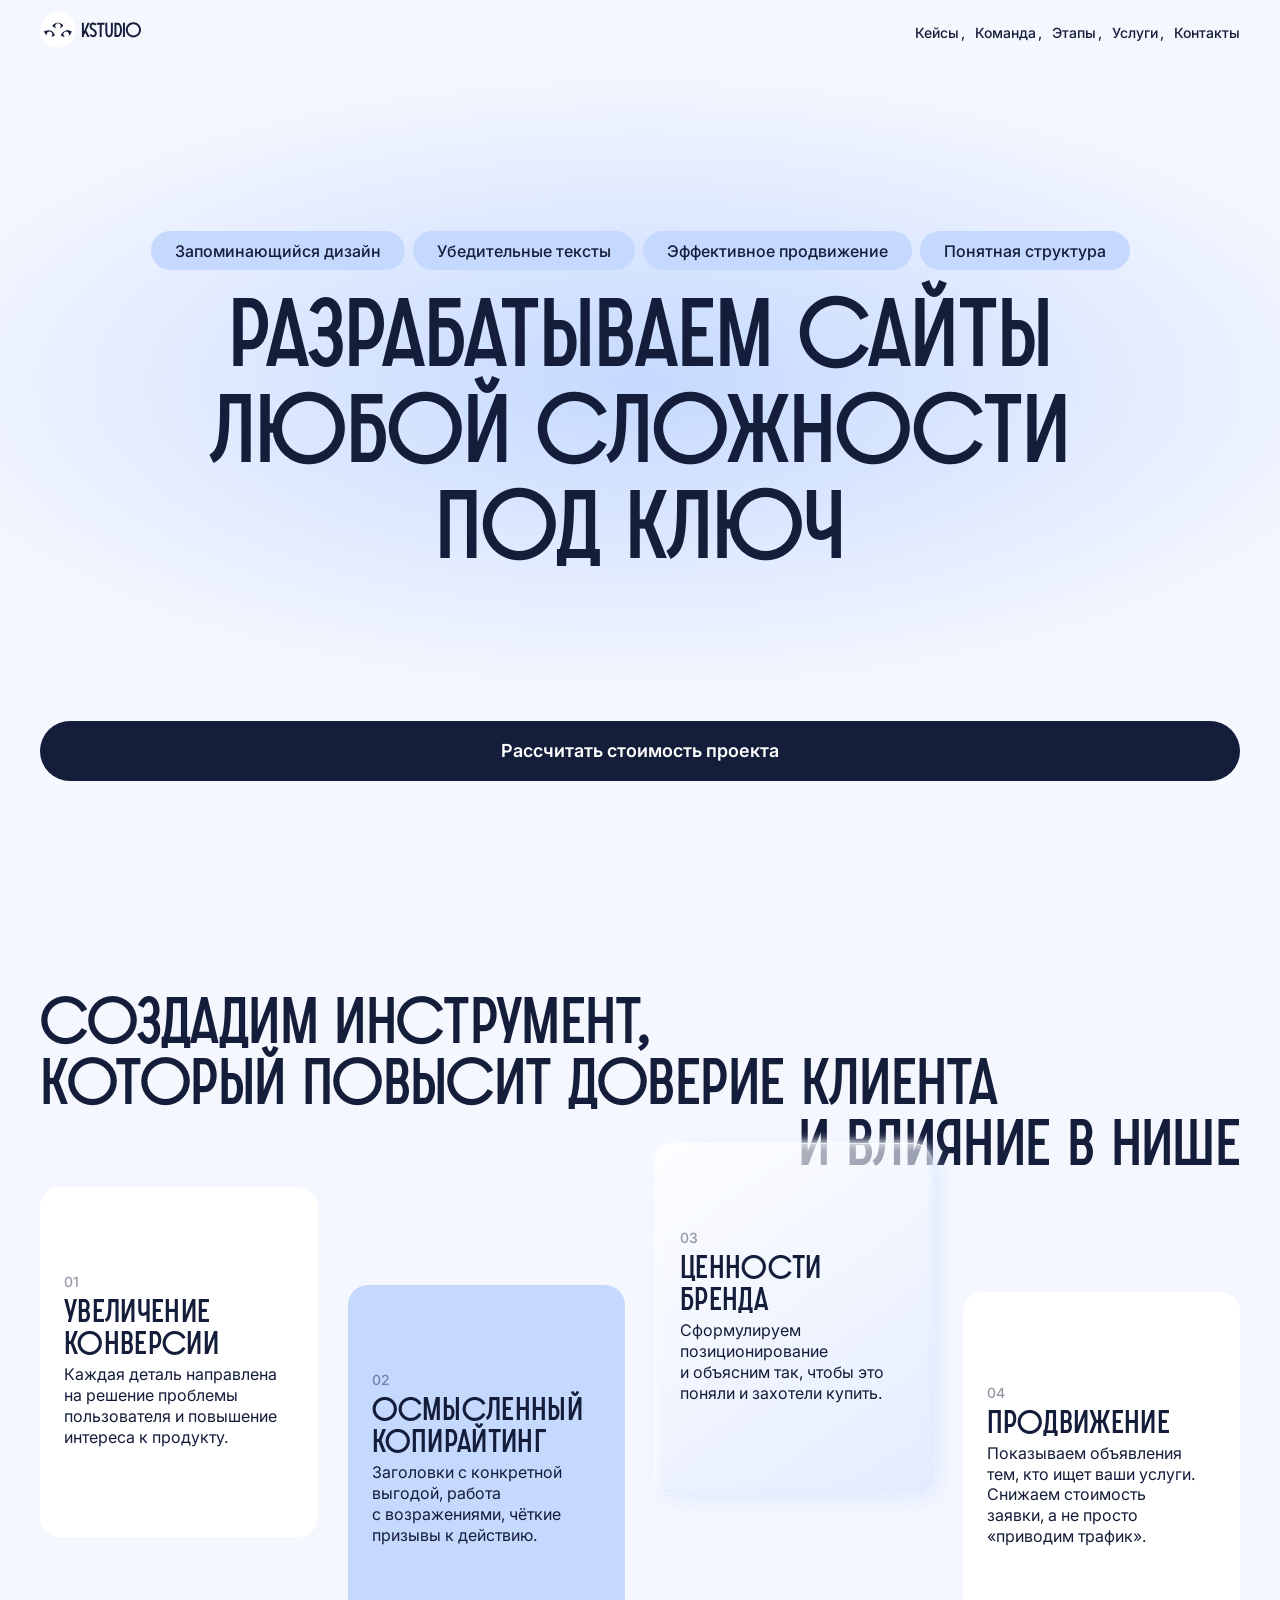
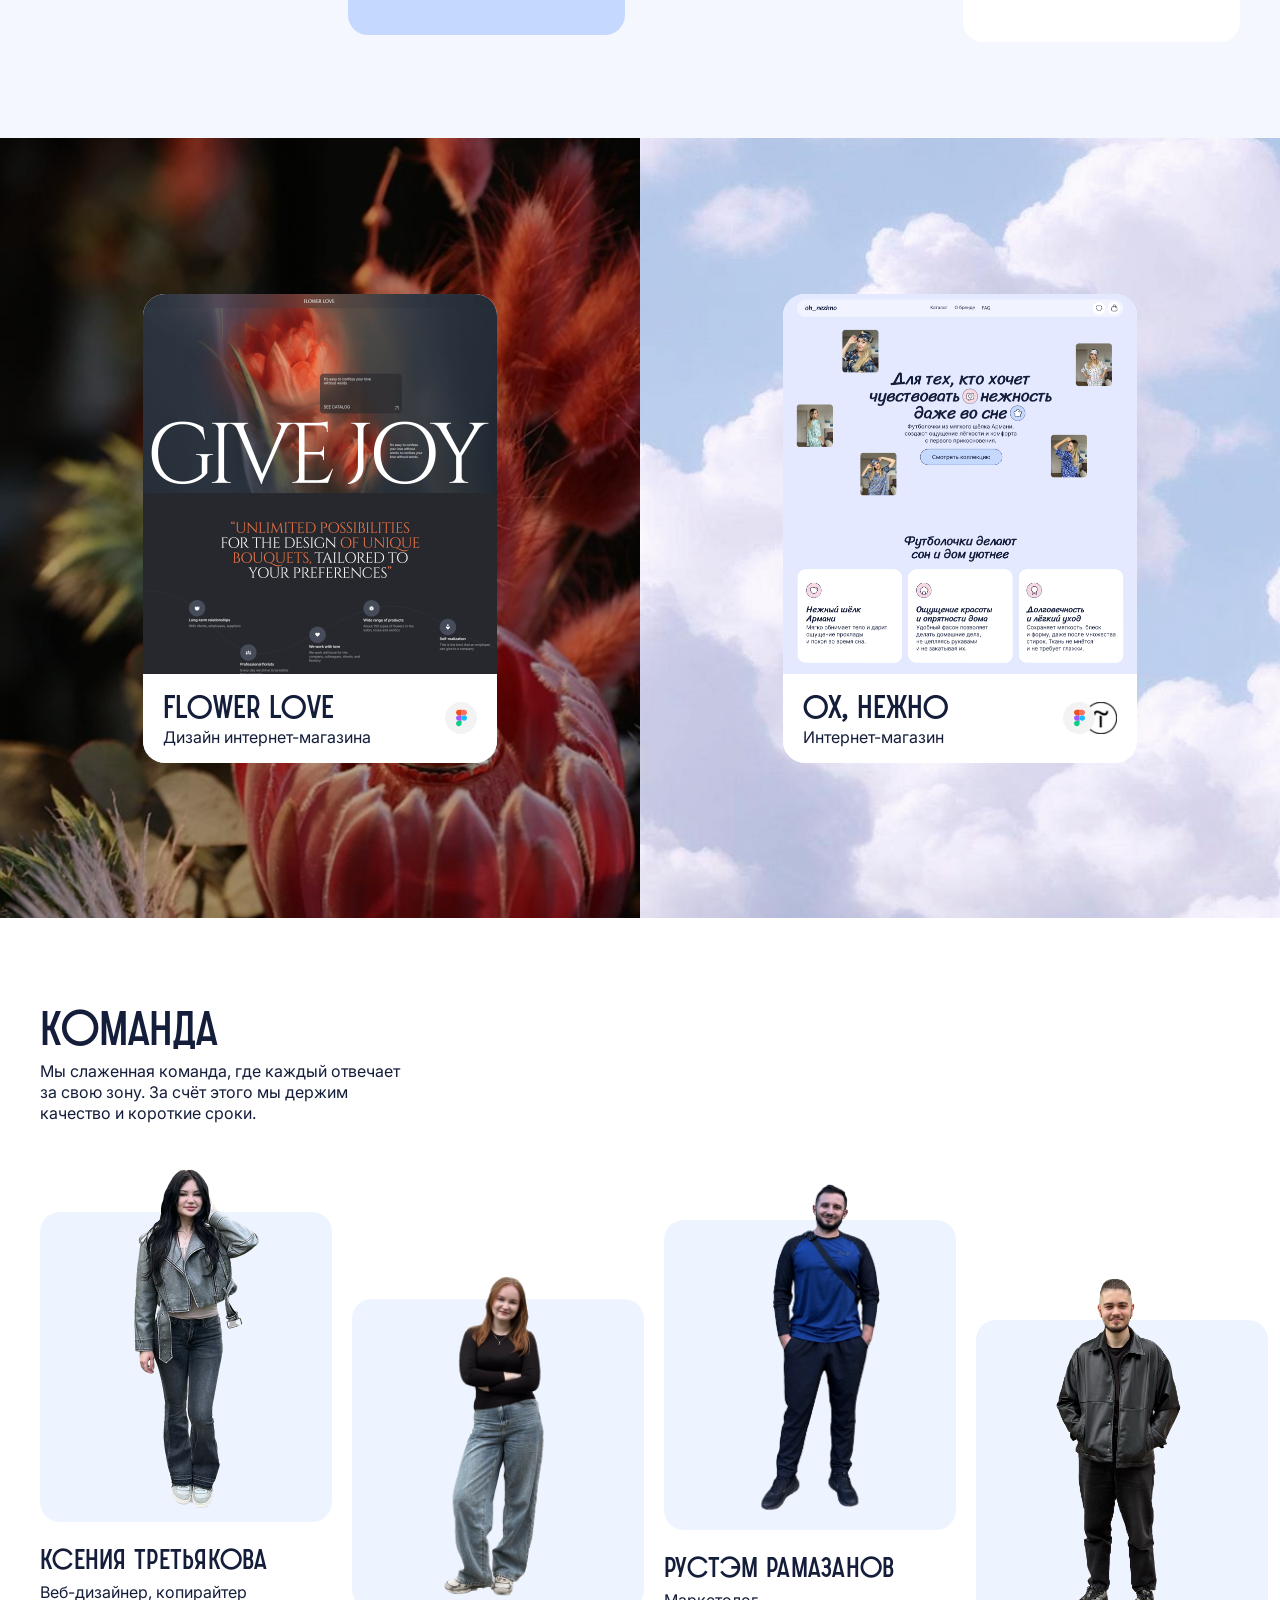
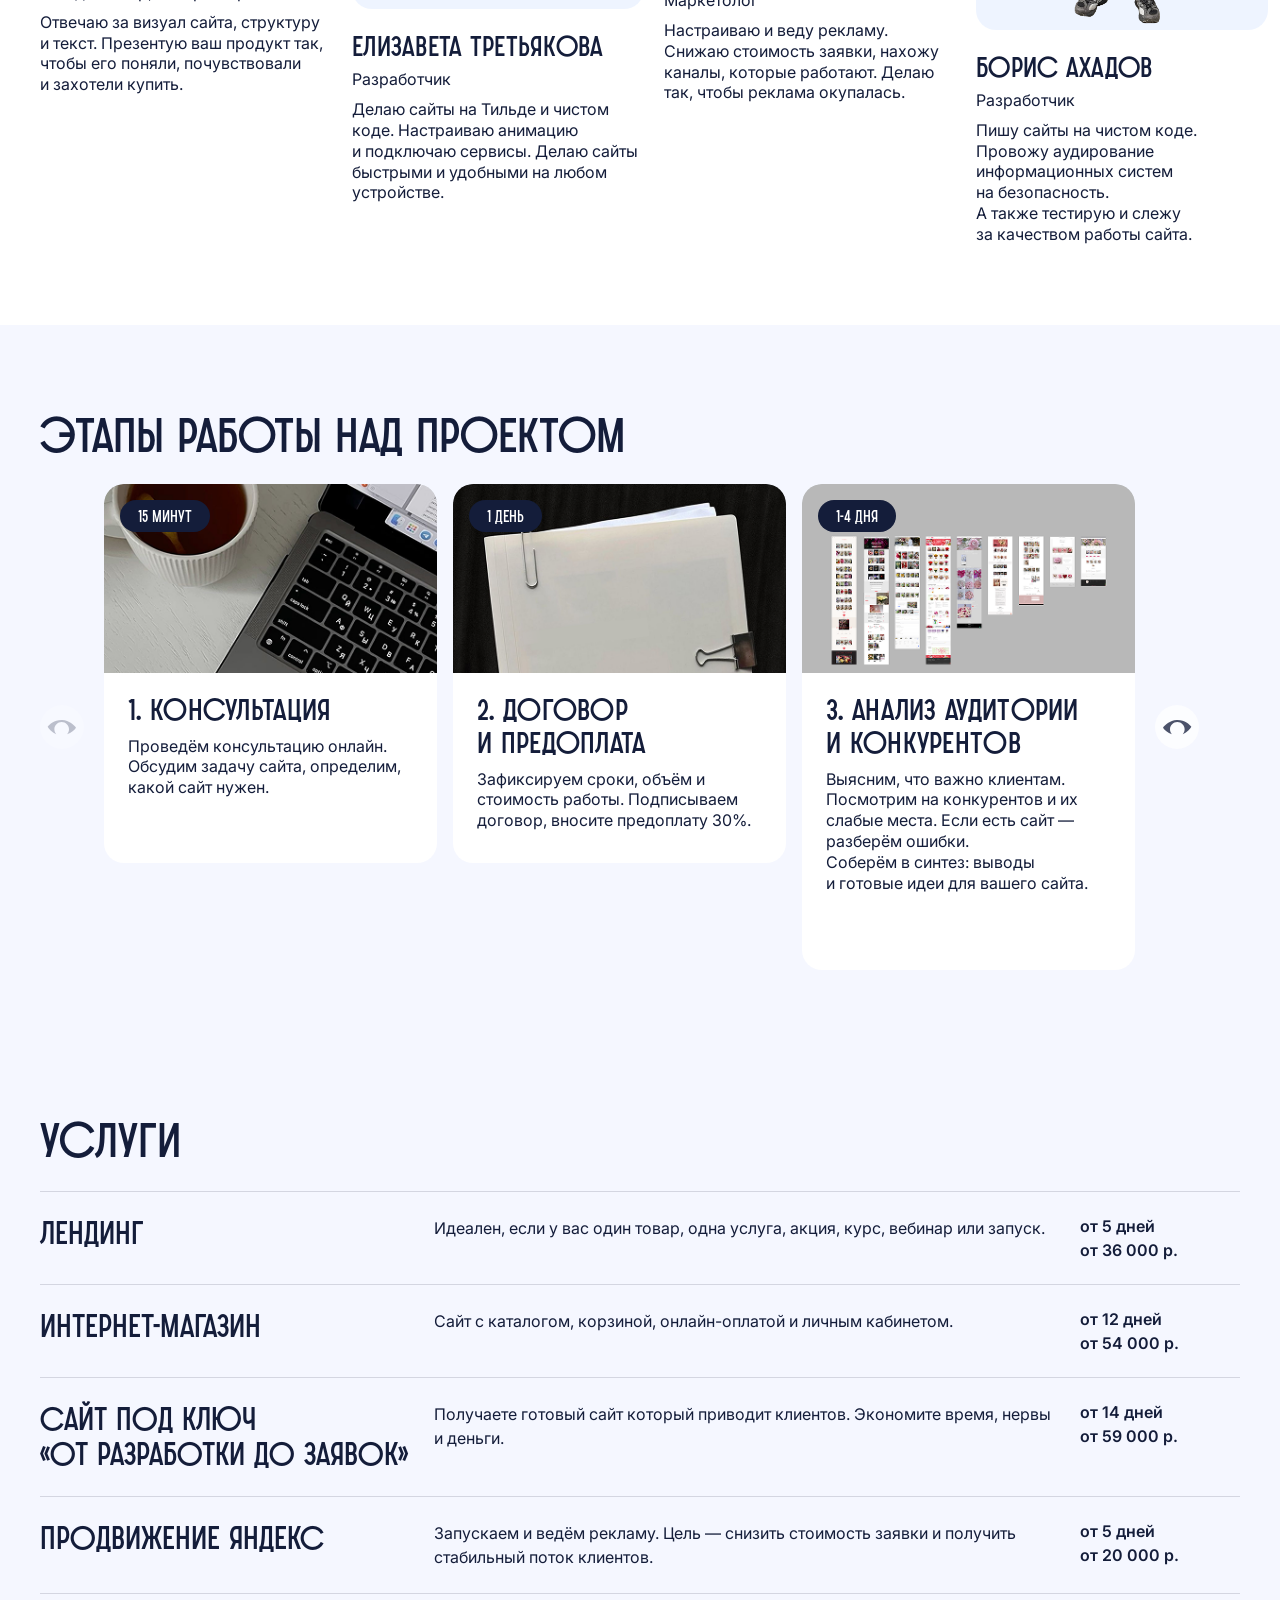
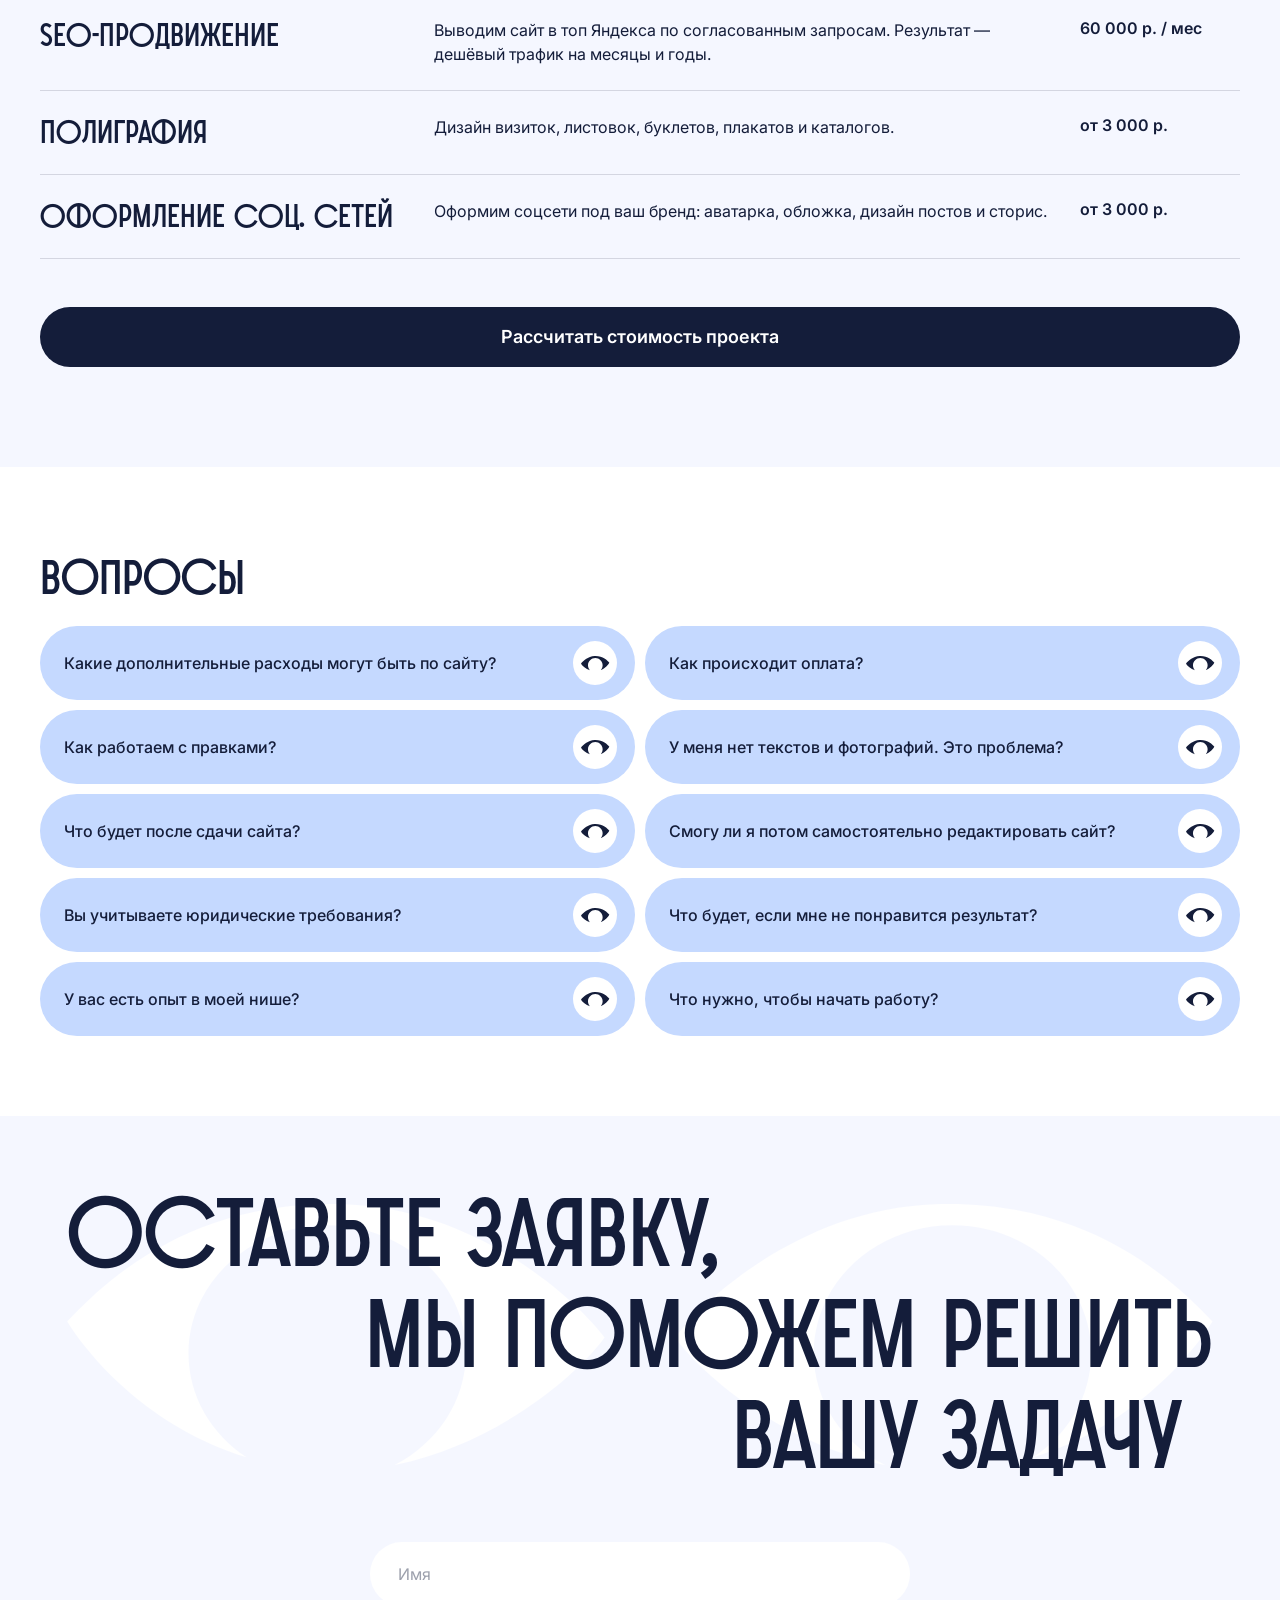
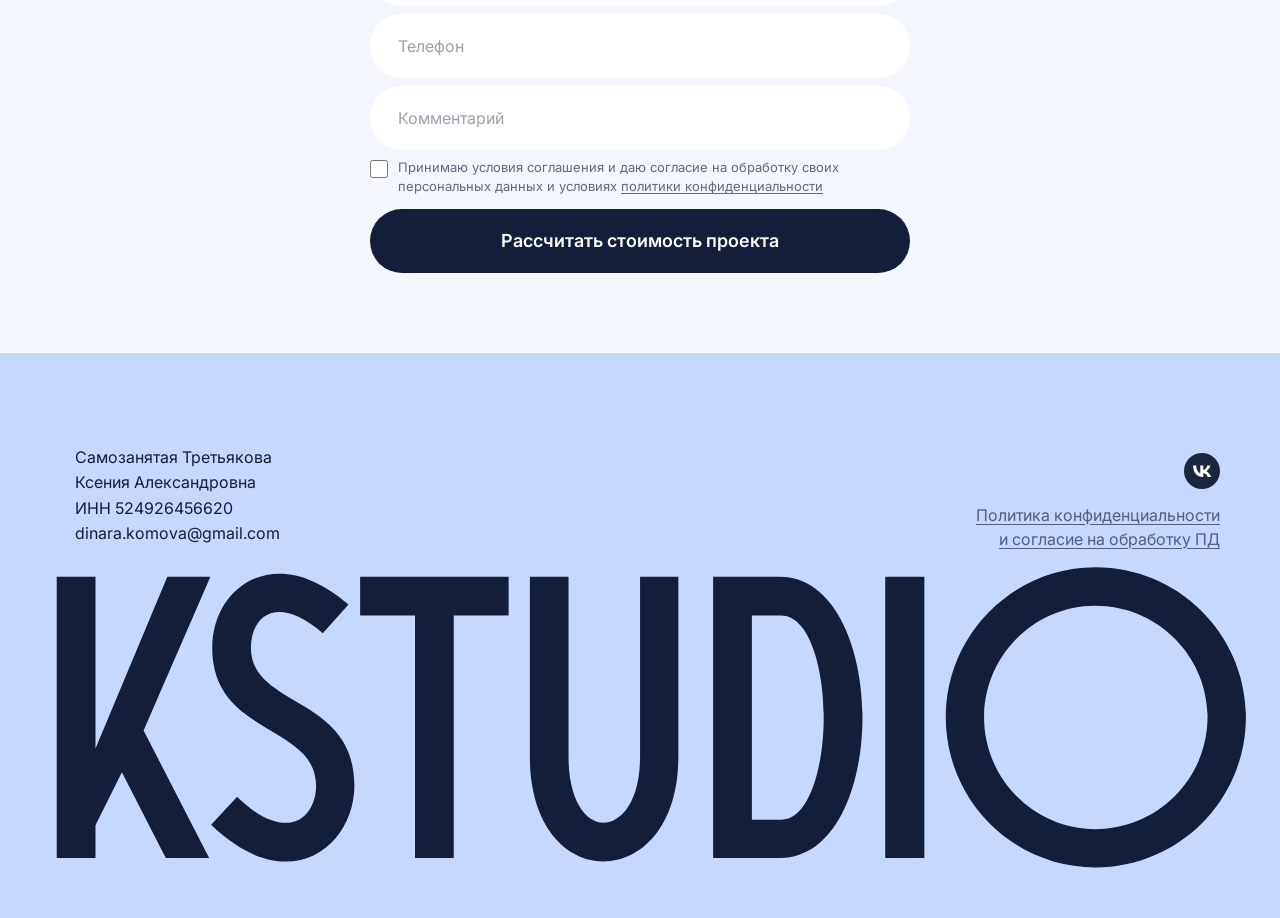
<file: index.html>
<!DOCTYPE html>
<html lang="ru">
<head>
    <meta charset="UTF-8">
    <meta name="viewport" content="width=device-width, initial-scale=1.0">
    <title>KSTUDIO — Создаем сайты, которые приносят заявки</title>
    <link rel="icon" type="image/svg+xml" href="img/для вопроса.svg">
    <link rel="preconnect" href="https://fonts.googleapis.com">
    <link rel="preconnect" href="https://fonts.gstatic.com" crossorigin>
    <!-- SONGER Grotesque подключается через @font-face в style.css (нужны файлы шрифта) -->
    <link href="https://fonts.googleapis.com/css2?family=Inter:wght@400;500;600;700;800&display=swap" rel="stylesheet">
    <link rel="stylesheet" href="style.css">
</head>
<body>

    <!-- HEADER -->
    <header class="header">
        <div class="container">
            <div class="header__inner">
                <a href="#" class="logo">
                    <div class="logo__icon" width="16" height="16" viewBox="0 0 16 16" fill="none">
                        <img src="img/лого.svg" alt="">
                    </div>
                </a>
                <nav class="nav">
                    <a href="#cases" class="nav__link">Кейсы</a>
                    <a href="#team" class="nav__link">Команда</a>
                    <a href="#process" class="nav__link">Этапы</a>
                    <a href="#services" class="nav__link">Услуги</a>
                    <a href="#contact" class="nav__link">Контакты</a>
                </nav>
                <button class="burger" aria-label="Меню">
                    <span></span>
                    <span></span>
                </button>
            </div>
        </div>
    </header>

    <!-- BURGER MENU -->
    <div class="burger-menu" id="burgerMenu">
        <nav class="burger-menu__nav">
            <a href="#cases" class="burger-menu__link">Кейсы</a>
            <a href="#team" class="burger-menu__link">Команда</a>
            <a href="#process" class="burger-menu__link">Этапы</a>
            <a href="#services" class="burger-menu__link">Услуги</a>
            <a href="#contact" class="burger-menu__link">Контакты</a>
        </nav>
    </div>

    <div class="page-top">
    <!-- HERO -->
    <section class="hero">
        <div class="container">
            <div class="hero__chips">
                <span class="hero__chip">Запоминающийся дизайн</span>
                <span class="hero__chip">Убедительные тексты</span>
                <span class="hero__chip">Эффективное продвижение</span>
                <span class="hero__chip">Понятная структура</span>
            </div>
            <h1 class="hero__title">
                <span class="hero__title-desktop">Разрабатываем сайты<br>Любой сложности<br>под ключ</span>
                <span class="hero__title-mobile">Разрабатываем<br>сайты Любой<br>сложности<br>под ключ</span>
            </h1>
            <a href="#contact" class="btn btn--dark hero__cta">Рассчитать стоимость проекта</a>
        </div>
    </section>

    <!-- BENEFITS -->
    <section class="benefits">
        <div class="container">
            <h2 class="benefits__title">
                <span class="benefits__title-desktop">СОЗДАДИМ ИНСТРУМЕНТ,<br> КОТОРЫЙ ПОВЫСИТ ДОВЕРИЕ КЛИЕНТА</span>
                <span class="benefits__title-mobile">СОЗДАДИМ ИНСТРУМЕНТ,<br>КОТОРЫЙ ПОВЫСИТ<br><span class="benefits__title-mobile-r">ДОВЕРИЕ КЛИЕНТА</span></span>
                <span class="benefits__title-l2">И ВЛИЯНИЕ В НИШЕ</span>
            </h2>
            <div class="benefits__grid">
                <div class="benefit-card">
                    <span class="benefit-card__num">01</span>
                    <h3>УВЕЛИЧЕНИЕ КОНВЕРСИИ</h3>
                    <p>Каждая деталь направлена на&nbsp;решение проблемы пользователя и&nbsp;повышение интереса к&nbsp;продукту.</p>
                </div>
                <div class="benefit-card">
                    <span class="benefit-card__num">02</span>
                    <h3>ОСМЫСЛЕННЫЙ КОПИРАЙТИНГ</h3>
                    <p>Заголовки с&nbsp;конкретной выгодой, работа с&nbsp;возражениями, чёткие призывы к&nbsp;действию.</p>
                </div>
                <div class="benefit-card">
                    <span class="benefit-card__num">03</span>
                    <h3>ЦЕННОСТИ БРЕНДА</h3>
                    <p>Сформулируем позиционирование и&nbsp;объясним так, чтобы это поняли и&nbsp;захотели купить.</p>
                </div>
                <div class="benefit-card">
                    <span class="benefit-card__num">04</span>
                    <h3>ПРОДВИЖЕНИЕ</h3>
                    <p>Показываем объявления тем, кто ищет ваши услуги. Снижаем стоимость заявки, а&nbsp;не просто «приводим трафик».</p>
                </div>
            </div>
        </div>
    </section>

    </div><!-- /.page-top -->

    <!-- CASES -->
    <section class="cases" id="cases">
        <div class="cases__half cases__half--dark" style="background-image: url('img/фон 1.png'); background-size: cover; background-position: center;">
            <div class="case-card" data-case="1">
                <div class="case-card__img">
                    <img src="img/кейс 1.png" alt="Кейс 1">
                </div>
                <div class="case-card__plate">
                    <div class="case-card__info">
                        <p class="case-card__name">FLOWER LOVE</p>
                        <p class="case-card__type">Дизайн интернет-магазина</p>
                    </div>
                    <div class="case-card__icons">
                        <img src="img/фигма.svg" alt="Figma">
                    </div>
                </div>
                <div class="case-card__hover">Смотреть кейс</div>
            </div>
        </div>
        <div class="cases__half cases__half--light" style="background-image: url('img/фон 2.png'); background-size: cover; background-position: center;">
            <div class="case-card" data-case="2">
                <div class="case-card__img">
                    <img src="img/кейс 2.png" alt="Кейс 2">
                </div>
                <div class="case-card__plate">
                    <div class="case-card__info">
                        <p class="case-card__name">ОХ, НЕЖНО</p>
                        <p class="case-card__type">Интернет-магазин</p>
                    </div>
                    <div class="case-card__icons">
                        <img src="img/фигма.svg" alt="Figma">
                        <img src="img/тильда.svg" alt="Tilda">
                    </div>
                </div>
                <div class="case-card__hover">Смотреть кейс</div>
            </div>
        </div>
    </section>

    <!-- CASE MODAL -->
    <div class="case-modal" id="caseModal">
        <div class="case-modal__overlay"></div>
        <button class="case-modal__close-outer">
            <img src="img/модалка.svg" alt="Закрыть">
        </button>
        <div class="case-modal__box">
            <div class="case-modal__scroll">
                <div class="case-modal__content" id="caseModalContent">
                    <!-- контент появится позже -->
                </div>
            </div>
        </div>
    </div>

    <!-- TEAM -->
    <section class="team" id="team">
        <div class="container">
            <h2 class="team__title">Команда</h2>
            <p class="team__desc">Мы слаженная команда, где каждый отвечает<br class="desktop-br">за свою зону. За счёт этого<br class="mobile-br"> мы держим <br class="desktop-br">качество и короткие сроки.</p>

            <div class="team__grid">
                <!-- Ксюша -->
                <div class="team-card">
                    <div class="team-card__photo-wrap">
                        <img class="team-card__photo" src="img/ксюща30 2.png" alt="Ксения Третьякова">
                    </div>
                    <div class="team-card__info-wrap">
                        <p class="team-card__name">КСЕНИЯ ТРЕТЬЯКОВА</p>
                        <p class="team-card__role">Веб-дизайнер, копирайтер</p>
                        <p class="team-card__desc">Отвечаю за&nbsp;визуал сайта, структуру и&nbsp;текст. Презентую ваш продукт так, чтобы его поняли, почувствовали и&nbsp;захотели купить.</p>
                    </div>
                </div>
                <!-- Лиза -->
                <div class="team-card">
                    <div class="team-card__photo-wrap">
                        <img class="team-card__photo" src="img/лиза30 1.png" alt="Елизавета Третьякова">
                    </div>
                    <div class="team-card__info-wrap">
                        <p class="team-card__name">ЕЛИЗАВЕТА ТРЕТЬЯКОВА</p>
                        <p class="team-card__role">Разработчик</p>
                        <p class="team-card__desc">Делаю сайты на&nbsp;Тильде и&nbsp;чистом коде. Настраиваю анимацию и&nbsp;подключаю сервисы. Делаю сайты быстрыми и&nbsp;удобными на&nbsp;любом устройстве.</p>
                    </div>
                </div>
                <!-- Рустэм -->
                <div class="team-card">
                    <div class="team-card__photo-wrap">
                        <img class="team-card__photo" src="img/рустэм30 2.png" alt="Рустэм Рамазанов">
                    </div>
                    <div class="team-card__info-wrap">
                        <p class="team-card__name">РУСТЭМ РАМАЗАНОВ</p>
                        <p class="team-card__role">Маркетолог</p>
                        <p class="team-card__desc">Настраиваю и&nbsp;веду рекламу. Снижаю стоимость заявки, нахожу каналы, которые работают. Делаю так, чтобы реклама окупалась.</p>
                    </div>
                </div>
                <!-- Боря -->
                <div class="team-card">
                    <div class="team-card__photo-wrap">
                        <img class="team-card__photo" src="img/Боря30 1.png" alt="Борис Ахадов">
                    </div>
                    <div class="team-card__info-wrap">
                        <p class="team-card__name">БОРИС АХАДОВ</p>
                        <p class="team-card__role">Разработчик</p>
                        <p class="team-card__desc">Пишу сайты на&nbsp;чистом коде. Провожу аудирование информационных систем на&nbsp;безопасность.<br>А&nbsp;также тестирую и&nbsp;слежу за&nbsp;качеством работы сайта.</p>
                    </div>
                </div>
            </div>
        </div>
    </section>

    <!-- PROCESS -->
    <section class="process" id="process">
        <div class="container">
            <h2 class="process__title"><span class="process__title-desktop">Этапы работы над проектом</span><span class="process__title-mobile">Этапы работы<br>над проектом</span></h2>
            <div class="process-slider">
                <button class="slider-arrow slider-arrow--prev" aria-label="Назад">
                    <img src="img/для вопроса.svg" alt="">
                </button>
                <div class="slider-track-wrap">
                    <div class="slider-track">
                        <div class="process-card">
                            <div class="process-card__img">
                                <img src="img/карточка 1.png" alt="">
                                <span class="process-card__badge">15 МИНУТ</span>
                            </div>
                            <div class="process-card__body">
                                <h3>1. Консультация</h3>
                                <p>Проведём консультацию онлайн. Обсудим задачу сайта, определим, какой сайт&nbsp;нужен.</p>
                            </div>
                        </div>
                        <div class="process-card">
                            <div class="process-card__img">
                                <img src="img/карточка 2.png" alt="">
                                <span class="process-card__badge">1 ДЕНЬ</span>
                            </div>
                            <div class="process-card__body">
                                <h3>2. Договор <br>и предоплата</h3>
                                <p>Зафиксируем сроки, объём и стоимость работы. Подписываем договор, вносите предоплату&nbsp;30%.</p>
                            </div>
                        </div>
                        <div class="process-card">
                            <div class="process-card__img">
                                <img src="img/карточка 3.png" alt="">
                                <span class="process-card__badge">1-4 ДНЯ</span>
                            </div>
                            <div class="process-card__body">
                                <h3>3. Анализ аудитории <br>и конкурентов</h3>
                                <p>Выясним, что важно клиентам. Посмотрим на конкурентов и&nbsp;их слабые места. Если есть сайт — разберём ошибки.</p>
                                <p>Соберём в синтез: выводы и&nbsp;готовые идеи для вашего сайта.</p>
                            </div>
                        </div>
                        <div class="process-card">
                            <div class="process-card__img">
                                <img src="img/карточка 4.png" alt="">
                                <span class="process-card__badge">1–4 ДНЯ</span>
                            </div>
                            <div class="process-card__body">
                                <h3>4. Прототип</h3>
                                <p>Сделаем схему сайта: какие блоки, в каком порядке.</p>
                                <p>Пропишем тексты на сайте: цепляющие заголовки, подзаголовки, призывы к&nbsp;действию, ответы на&nbsp;возражения.</p>
                                <p>Утвердим текст и&nbsp;структуру.</p>
                            </div>
                        </div>
                        <div class="process-card">
                            <div class="process-card__img">
                                <img src="img/карточка 5.png" alt="">
                                <span class="process-card__badge">2–7 ДНЕЙ</span>
                            </div>
                            <div class="process-card__body">
                                <h3>5. Дизайн-концепция</h3>
                                <p>Покажем 3 концепции дизайна первого экрана. После этого сделаем полный макет всех страниц сайта. По ходу работы есть возможность вносить&nbsp;правки.</p>
                                <p>В результате макет сайта, готовый к&nbsp;вёрстке.</p>
                            </div>
                        </div>
                        <div class="process-card">
                            <div class="process-card__img">
                                <img src="img/карточка 6.png" alt="">
                                <span class="process-card__badge">2–14 ДНЕЙ</span>
                            </div>
                            <div class="process-card__body">
                                <h3>6. Вёрстка, тестирование сайта</h3>
                                <p>Сверстаем сайт. Настроим адаптив, анимацию, формы, отправку&nbsp;заявок.</p>
                                <p>Подключим домен, SSL, счётчики&nbsp;аналитики.</p>
                                <p>Проверим сайт на&nbsp;работоспособность.</p>
                            </div>
                        </div>
                        <div class="process-card">
                            <div class="process-card__img">
                                <img src="img/карточка 7.png" alt="">
                                <span class="process-card__badge">3–7 ДНЕЙ</span>
                            </div>
                            <div class="process-card__body">
                                <h3>7. Настройка рекламы</h3>
                                <p>Соберём ключевые слова и&nbsp;минус-слова. Настроим кампании в&nbsp;Яндексе, подготовим до&nbsp;10 вариантов объявлений. Запустим тест на&nbsp;5 дней.</p>
                                <p>Результат: рекламный кабинет с&nbsp;работающими кампаниями и&nbsp;целями.</p>
                            </div>
                        </div>
                        <div class="process-card">
                            <div class="process-card__img">
                                <img src="img/карточка 8.png" alt="">
                                <span class="process-card__badge">ПОМЕСЯЧНО</span>
                            </div>
                            <div class="process-card__body">
                                <h3>8. Ведение рекламы</h3>
                                <p>Ежедневно смотрим статистику. Отключаем неэффективные объявления. Меняем ставки, тестируем новые&nbsp;заголовки.</p>
                                <p>Результат: цена заявки постепенно снижается. Вы видите, куда уходят деньги, и&nbsp;можете планировать бюджет.</p>
                            </div>
                        </div>
                        <div class="process-card">
                            <div class="process-card__img">
                                <img src="img/карточка 9.png" alt="">
                                <span class="process-card__badge">ПОМЕСЯЧНО</span>
                            </div>
                            <div class="process-card__body">
                                <h3>9. SEO-продвижение</h3>
                                <p>Проведём SEO-аудит, соберём семантику, оптимизируем контент, разместим статьи на&nbsp;проверенных площадках.</p>
                                <p>Результат: сайт выходит в&nbsp;топ по&nbsp;целевым запросам, растёт бесплатный поисковый трафик, снижается зависимость от&nbsp;платной рекламы.</p>
                            </div>
                        </div>
                        <div class="process-card">
                            <div class="process-card__img">
                                <img src="img/карточка 10.png" alt="">
                                <span class="process-card__badge">ПО ДОГОВОРЁННОСТИ</span>
                            </div>
                            <div class="process-card__body">
                                <h3>10. Поддержка сайта</h3>
                                <p>Обновляем и наполняем контент.</p>
                                <p>Анализируем Яндекс.Метрику, тестируем гипотезы, дорабатываем&nbsp;сайт.</p>
                                <p>В итоге получаем — лучший результат для вашего&nbsp;бизнеса.</p>
                            </div>
                        </div>
                    </div>
                </div>
                <button class="slider-arrow slider-arrow--next" aria-label="Вперёд">
                    <img src="img/для вопроса.svg" alt="">
                </button>
            </div>
        </div>
    </section>

    <!-- SERVICES -->
    <section class="services" id="services">
        <div class="container">
            <h2 class="services__title">Услуги</h2>
            <div class="services-table">
                <div class="services-row">
                    <h3 class="services-row__name">Лендинг</h3>
                    <p class="services-row__desc">Идеален, если у&nbsp;вас один товар, одна услуга, акция, курс, вебинар или&nbsp;запуск.</p>
                    <p class="services-row__meta"><span>от 5 дней</span><span>от 36 000 р.</span></p>
                </div>
                <div class="services-row">
                    <h3 class="services-row__name">Интернет-магазин</h3>
                    <p class="services-row__desc">Сайт с&nbsp;каталогом, корзиной, онлайн-оплатой и&nbsp;личным кабинетом.</p>
                    <p class="services-row__meta"><span>от 12 дней</span><span>от 54 000 р.</span></p>
                </div>
                <div class="services-row">
                    <h3 class="services-row__name">Сайт под ключ<br>«от разработки до заявок»</h3>
                    <p class="services-row__desc">Получаете готовый сайт который приводит клиентов. Экономите время, нервы и&nbsp;деньги.</p>
                    <p class="services-row__meta"><span>от 14 дней</span><span>от 59 000 р.</span></p>
                </div>
                <div class="services-row">
                    <h3 class="services-row__name">Продвижение Яндекс</h3>
                    <p class="services-row__desc">Запускаем и&nbsp;ведём рекламу. Цель — снизить стоимость заявки и&nbsp;получить стабильный поток клиентов.</p>
                    <p class="services-row__meta"><span>от 5 дней</span><span>от 20 000 р.</span></p>
                </div>
                <div class="services-row">
                    <h3 class="services-row__name">SEO-продвижение</h3>
                    <p class="services-row__desc">Выводим сайт в&nbsp;топ Яндекса по&nbsp;согласованным запросам. Результат — дешёвый трафик на&nbsp;месяцы и&nbsp;годы.</p>
                    <p class="services-row__meta"><span>60 000 р. / мес</span></p>
                </div>
                <div class="services-row">
                    <h3 class="services-row__name">Полиграфия</h3>
                    <p class="services-row__desc">Дизайн визиток, листовок, буклетов, плакатов и&nbsp;каталогов.</p>
                    <p class="services-row__meta"><span>от 3 000 р.</span></p>
                </div>
                <div class="services-row">
                    <h3 class="services-row__name">Оформление соц. сетей</h3>
                    <p class="services-row__desc">Оформим соцсети под ваш бренд: аватарка, обложка, дизайн постов и&nbsp;сторис.</p>
                    <p class="services-row__meta"><span>от 3 000 р.</span></p>
                </div>
            </div>
            <div class="services__cta">
                <a href="#contact" class="btn btn--dark">Рассчитать стоимость проекта</a>
            </div>
        </div>
    </section>

    <!-- FAQ -->
    <section class="faq" id="faq">
        <div class="container">
            <h2 class="faq__title">Вопросы</h2>
            <div class="faq__grid">
                <!-- Левый столбец -->
                <div class="faq__col">
                    <div class="faq-item">
                        <button class="faq-item__btn">
                            <span>Какие дополнительные расходы могут быть по сайту?</span>
                            <span class="faq-item__icon"><img src="img/для вопроса.svg" alt="" width="24" height="24"></span>
                        </button>
                        <div class="faq-item__answer">
                            <ul>
                                <li>Домен — от 200 ₽ за год.</li>
                                <li>Хостинг — от 300 ₽ в месяц.</li>
                                <li>Подписка на платформу — если сайт на Тильде/Битрикс/WordPress.</li>
                            </ul>
                        </div>
                    </div>
                    <div class="faq-item">
                        <button class="faq-item__btn">
                            <span>Как работаем с правками?</span>
                            <span class="faq-item__icon"><img src="img/для вопроса.svg" alt="" width="24" height="24"></span>
                        </button>
                        <div class="faq-item__answer">
                            <p>На каждом этапе — тексты, дизайн, вёрстка — предусмотрен один пакет&nbsp;правок.</p>
                            <p>Вы собираете все комментарии в&nbsp;одном сообщении, мы вносим изменения и&nbsp;показываем обновлённую версию.</p>
                            <p>Если после согласованного пакета появляются новые пожелания или меняется сама задача, дополнительные правки оплачиваются&nbsp;отдельно.</p>
                        </div>
                    </div>
                    <div class="faq-item">
                        <button class="faq-item__btn">
                            <span>Что будет после сдачи сайта?</span>
                            <span class="faq-item__icon"><img src="img/для вопроса.svg" alt="" width="24" height="24"></span>
                        </button>
                        <div class="faq-item__answer">
                            <p>После запуска у вас есть 1 месяц бесплатной поддержки. В этот период&nbsp;мы:</p>
                            <ul>
                                <li>Отвечаем на вопросы.</li>
                                <li>Помогаем разобраться с управлением сайтом.</li>
                                <li>Подсказываем, как вносить базовые изменения.</li>
                            </ul>
                            <p>Бонус: дарим Гайд по управлению сайтом — как менять тексты, фото, добавлять товары и&nbsp;смотреть заявки.</p>
                        </div>
                    </div>
                    <div class="faq-item">
                        <button class="faq-item__btn">
                            <span>Вы учитываете юридические требования?</span>
                            <span class="faq-item__icon"><img src="img/для вопроса.svg" alt="" width="24" height="24"></span>
                        </button>
                        <div class="faq-item__answer">
                            <p>Да, мы обращаем внимание на юридические требования. Проверяем, чтобы при необходимости&nbsp;были:</p>
                            <ul>
                                <li>Политика конфиденциальности.</li>
                                <li>Согласие на обработку персональных данных.</li>
                                <li>Оферта или другие обязательные страницы.</li>
                            </ul>
                            <p>Если видим потенциальные риски, заранее предупреждаем и&nbsp;подсказываем, что лучше учесть.</p>
                        </div>
                    </div>
                    <div class="faq-item">
                        <button class="faq-item__btn">
                            <span>У вас есть опыт в моей нише?</span>
                            <span class="faq-item__icon"><img src="img/для вопроса.svg" alt="" width="24" height="24"></span>
                        </button>
                        <div class="faq-item__answer">
                            <p>Анализ даёт нам понимание вашей ниши. Изучаем бизнес-цели, конкурентов, запросы аудитории, ищем слабые места продукта. Делаем сайт не по шаблону, а под задачи вашего&nbsp;бизнеса.</p>
                        </div>
                    </div>
                </div>

                <!-- Правый столбец -->
                <div class="faq__col">
                    <div class="faq-item">
                        <button class="faq-item__btn">
                            <span>Как происходит оплата?</span>
                            <span class="faq-item__icon"><img src="img/для вопроса.svg" alt="" width="24" height="24"></span>
                        </button>
                        <div class="faq-item__answer">
                            <p>Работа делится на 3 этапа:</p>
                            <ul>
                                <li>30% предоплата после согласования деталей и заключения договора.</li>
                                <li>40% — после утверждения прототипа, когда уже готовы структура страниц и тексты.</li>
                                <li>30% — после утверждения дизайна сайта.</li>
                            </ul>
                        </div>
                    </div>
                    <div class="faq-item">
                        <button class="faq-item__btn">
                            <span>У меня нет текстов и фотографий. Это проблема?</span>
                            <span class="faq-item__icon"><img src="img/для вопроса.svg" alt="" width="24" height="24"></span>
                        </button>
                        <div class="faq-item__answer">
                            <p>Не проблема, мы поможем:</p>
                            <ul>
                                <li>Написать текст о компании.</li>
                                <li>Структурировать информацию об услугах.</li>
                                <li>Подскажем, какой визуальный контент подойдёт.</li>
                                <li>Используем ваши материалы, если они уже есть.</li>
                                <li>Подберём изображения, иллюстрации или референсы под стиль проекта.</li>
                            </ul>
                        </div>
                    </div>
                    <div class="faq-item">
                        <button class="faq-item__btn">
                            <span>Смогу ли я потом самостоятельно редактировать сайт?</span>
                            <span class="faq-item__icon"><img src="img/для вопроса.svg" alt="" width="24" height="24"></span>
                        </button>
                        <div class="faq-item__answer">
                            <p>Да. Сайт передаётся вам, и вы сможете самостоятельно менять тексты, изображения, карточки товаров и&nbsp;другие базовые элементы.</p>
                            <p>Чтобы вам было проще, мы даём инструкцию по управлению сайтом и&nbsp;при необходимости объясняем основные действия после&nbsp;запуска.</p>
                        </div>
                    </div>
                    <div class="faq-item faq-item--mb">
                        <button class="faq-item__btn">
                            <span>Что будет, если мне не понравится результат?</span>
                            <span class="faq-item__icon"><img src="img/для вопроса.svg" alt="" width="24" height="24"></span>
                        </button>
                        <div class="faq-item__answer">
                            <p>Мы работаем поэтапно, поэтому результат не становится неожиданностью. Вы последовательно&nbsp;утверждаете:</p>
                            <ul>
                                <li>Прототип.</li>
                                <li>Дизайн-концепцию.</li>
                                <li>Ключевые страницы.</li>
                                <li>Вёрстку перед финальной сдачей.</li>
                            </ul>
                            <p>За счёт этого сайт собирается постепенно, а итог получается предсказуемым и&nbsp;согласованным.</p>
                        </div>
                    </div>
                    <div class="faq-item">
                        <button class="faq-item__btn">
                            <span>Что нужно, чтобы начать работу?</span>
                            <span class="faq-item__icon"><img src="img/для вопроса.svg" alt="" width="24" height="24"></span>
                        </button>
                        <div class="faq-item__answer">
                            <p>Для старта нужно:</p>
                            <ul>
                                <li>Заполнить бриф.</li>
                                <li>Созвониться или обсудить задачу в переписке.</li>
                            </ul>
                            <p>Если у вас нет готовых текстов, структуры или фото — это не останавливает работу, мы поможем с этим в&nbsp;процессе.</p>
                        </div>
                    </div>
                </div>
            </div>
        </div>
    </section>

    <!-- CONTACT -->
    <section class="contact" id="contact">
        <div class="container">
            <h2 class="contact__title">
                <span class="ct-line l1">ОСТАВЬТЕ ЗАЯВКУ,</span>
                <span class="ct-line l2">МЫ ПОМОЖЕМ РЕШИТЬ</span>
                <span class="ct-line l3">ВАШУ ЗАДАЧУ</span>
            </h2>
            <div class="contact__body">
                <!--
                    ФОРМА: подключена через Formspree.
                    Инструкция:
                    1. Зарегистрируйтесь на formspree.io
                    2. Создайте новую форму, укажите ваш email
                    3. Получите ID вида: xpzvwqab
                    4. Замените REPLACE_WITH_YOUR_ID на ваш ID
                -->
                <form class="contact-form" id="contactForm" action="https://formspree.io/f/xkoeqjqa" method="POST">
                    <div class="form-group">
                        <input type="text" name="name" placeholder="Имя" required>
                    </div>
                    <div class="form-group">
                        <input type="tel" name="phone" placeholder="Телефон" required>
                    </div>
                    <div class="form-group">
                        <input type="text" name="comment" placeholder="Комментарий" required>
                    </div>
                    <label class="form-agree">
                        <input type="checkbox" name="agree" required>
                        <span>Принимаю условия соглашения и даю согласие на обработку своих персональных данных и условиях <a href="privacy.html" target="_blank">политики конфиденциальности</a></span>
                    </label>
                    <button type="submit" class="btn btn--dark btn--full">Рассчитать стоимость проекта</button>
                    <p class="form-success" id="formSuccess">Заявка отправлена! Мы свяжемся с вами в ближайшее время.</p>
                </form>
                <div class="contact__bonus">
                    <p class="bonus__title">В подарок получите 3 полезных файла:</p>
                    <p><strong>Калькулятор эффективности сайта</strong> — покажет, сколько выручки ваш бизнес мог бы получать с сайтом.</p>
                    <p><strong>Гайд «Нужен ли вашему бизнесу сайт?»</strong> — поймёте, в каких случаях сайт необходим, а когда можно обойтись.</p>
                    <p><strong>Чек-лист «10 ошибок, из-за которых сайт теряет заявки»</strong> — узнаете, что именно мешает сайту приносить доход.</p>
                </div>
            </div>
        </div>
    </section>

    <!-- FOOTER -->
    <footer class="footer">
        <div class="footer__top">
                <div class="footer__info">
                    <p>Самозанятая Третьякова</p>
                    <p>Ксения Александровна</p>
                    <p>ИНН 524926456620</p>
                    <p>dinara.komova@gmail.com</p>
                </div>
                <div class="footer__right">
                    <a href="https://vk.com/kstudio.digital" target="_blank" rel="noopener" class="footer__vk" aria-label="ВКонтакте">
                        <svg width="36" height="36" viewBox="0 0 36 36" fill="none">
                            <circle cx="18" cy="18" r="18" fill="#1B2540"/>
                            <path d="M19.1 24c-6.3 0-9.9-4.3-10-11.5h3.1c.1 5.1 2.4 7.3 4.1 7.8V12.5h3v4.5c1.7-.2 3.5-2.3 4.1-4.5h3c-.5 2.8-2.6 4.9-4 5.7 1.4.7 3.8 2.5 4.7 5.8h-3.3c-.7-2.2-2.5-3.9-4.5-4.1V24h-.2z" fill="white"/>
                        </svg>
                    </a>
                    <a href="privacy.html" class="footer__policy">Политика конфиденциальности<br>и согласие на обработку ПД</a>
                </div>
            </div>
        <div class="footer__logo-wrap">
            <span class="footer__logo">KSTUDIO</span>
        </div>
        <a href="privacy.html" class="footer__policy-mobile">Политика конфиденциальности<br>и согласие на обработку ПД</a>
    </footer>

    <script src="script.js"></script>
</body>
</html>
</file>
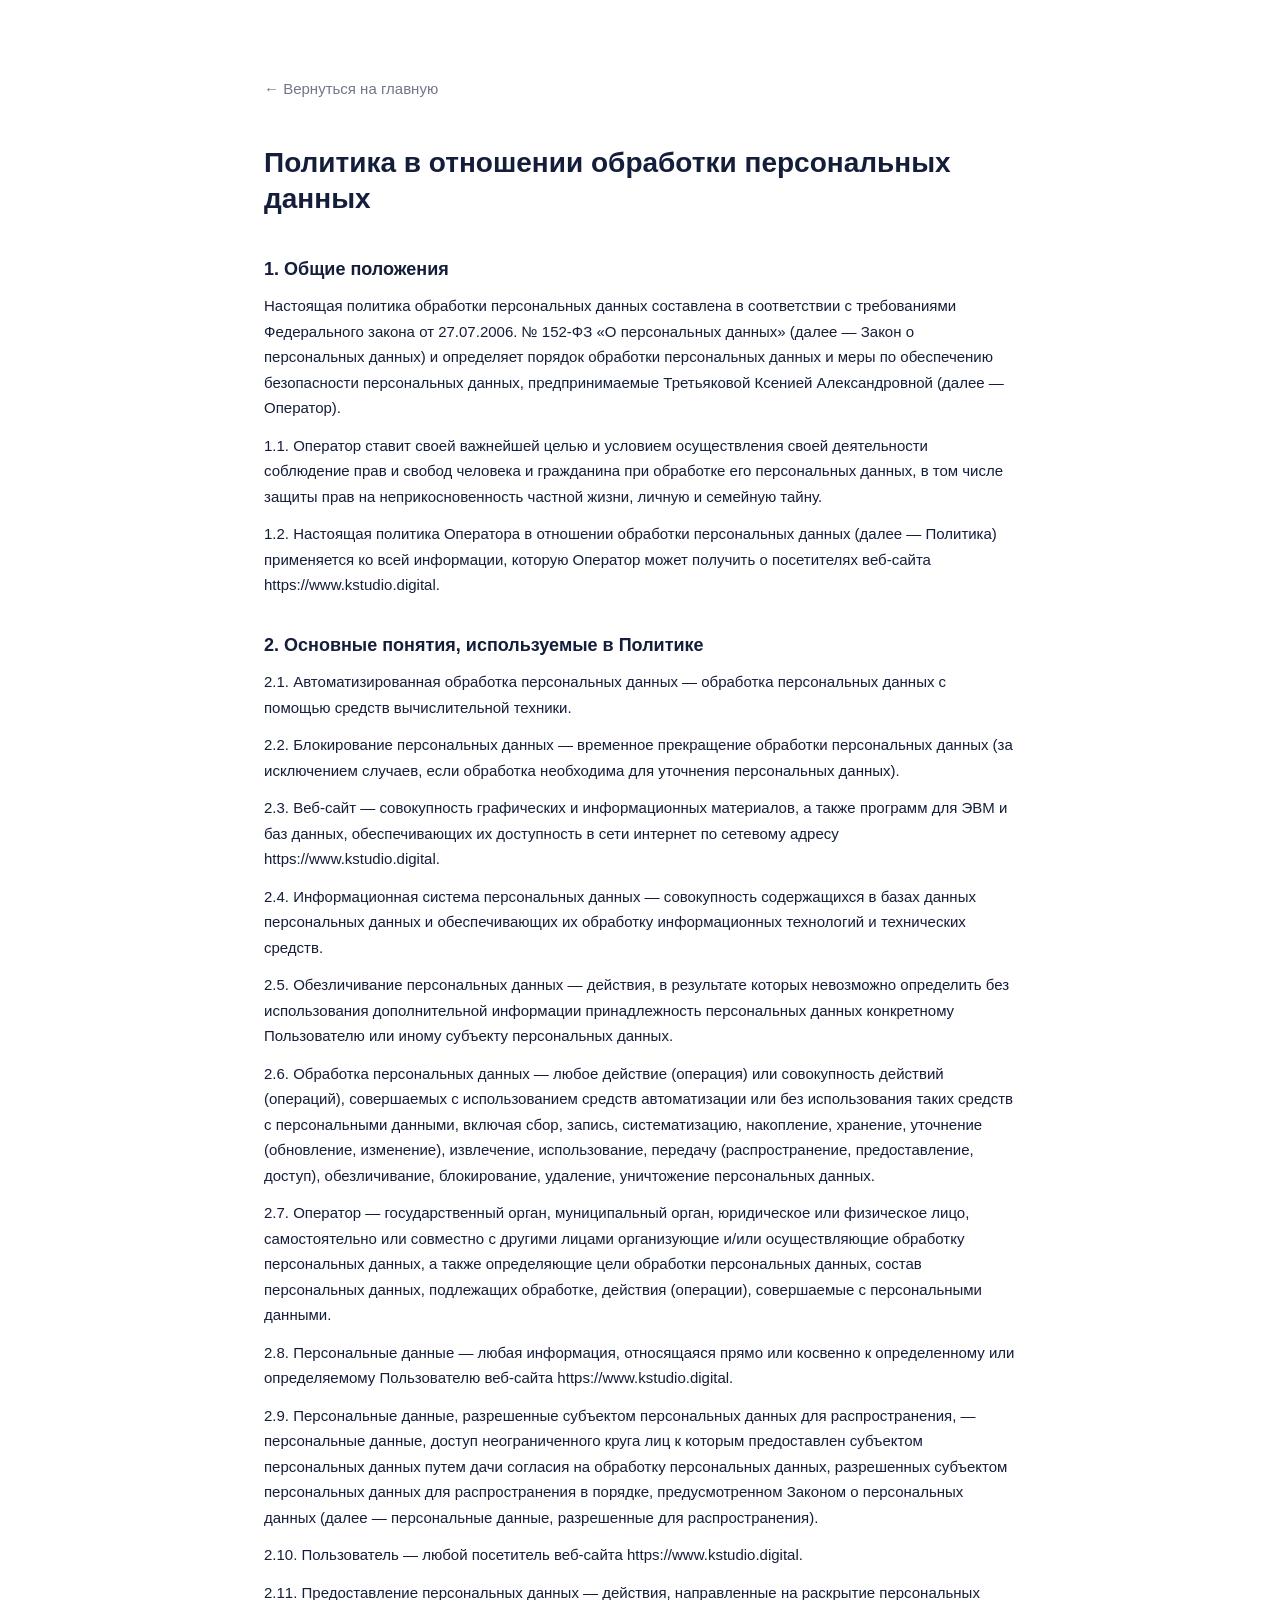
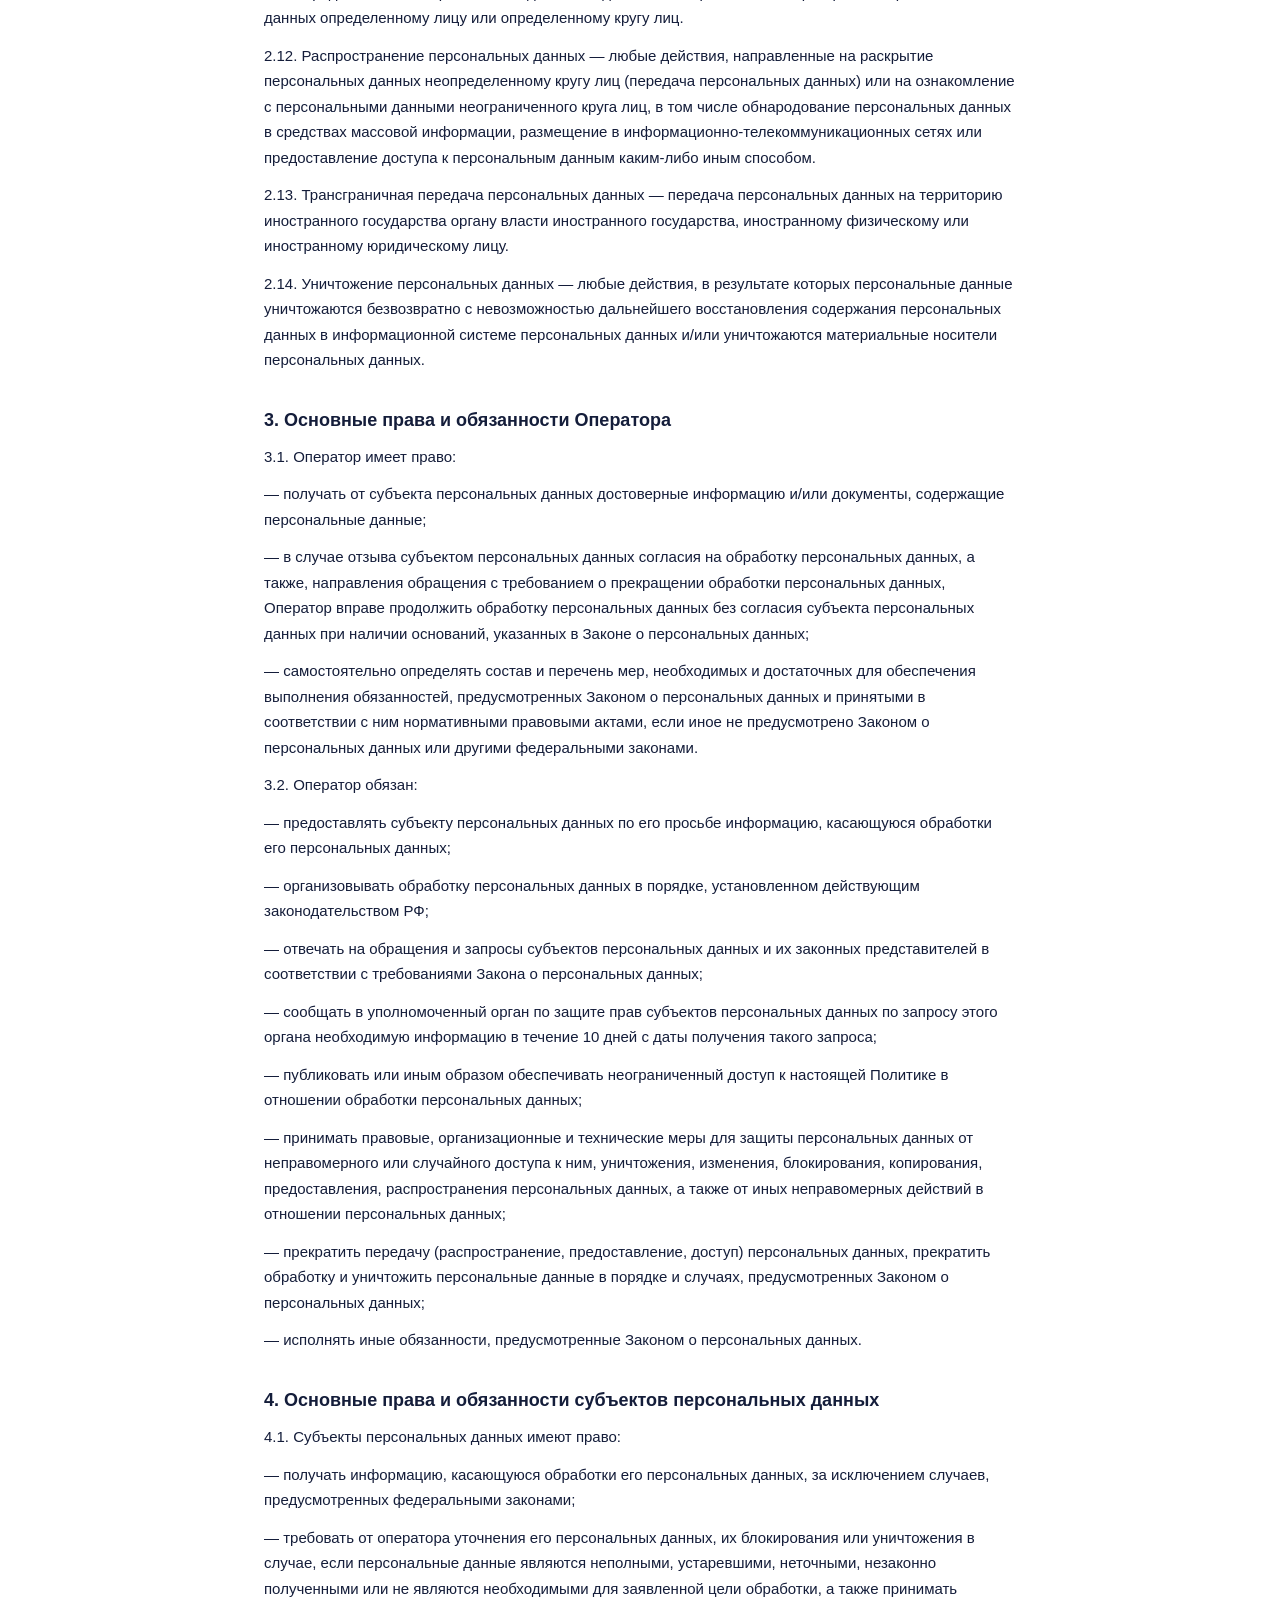
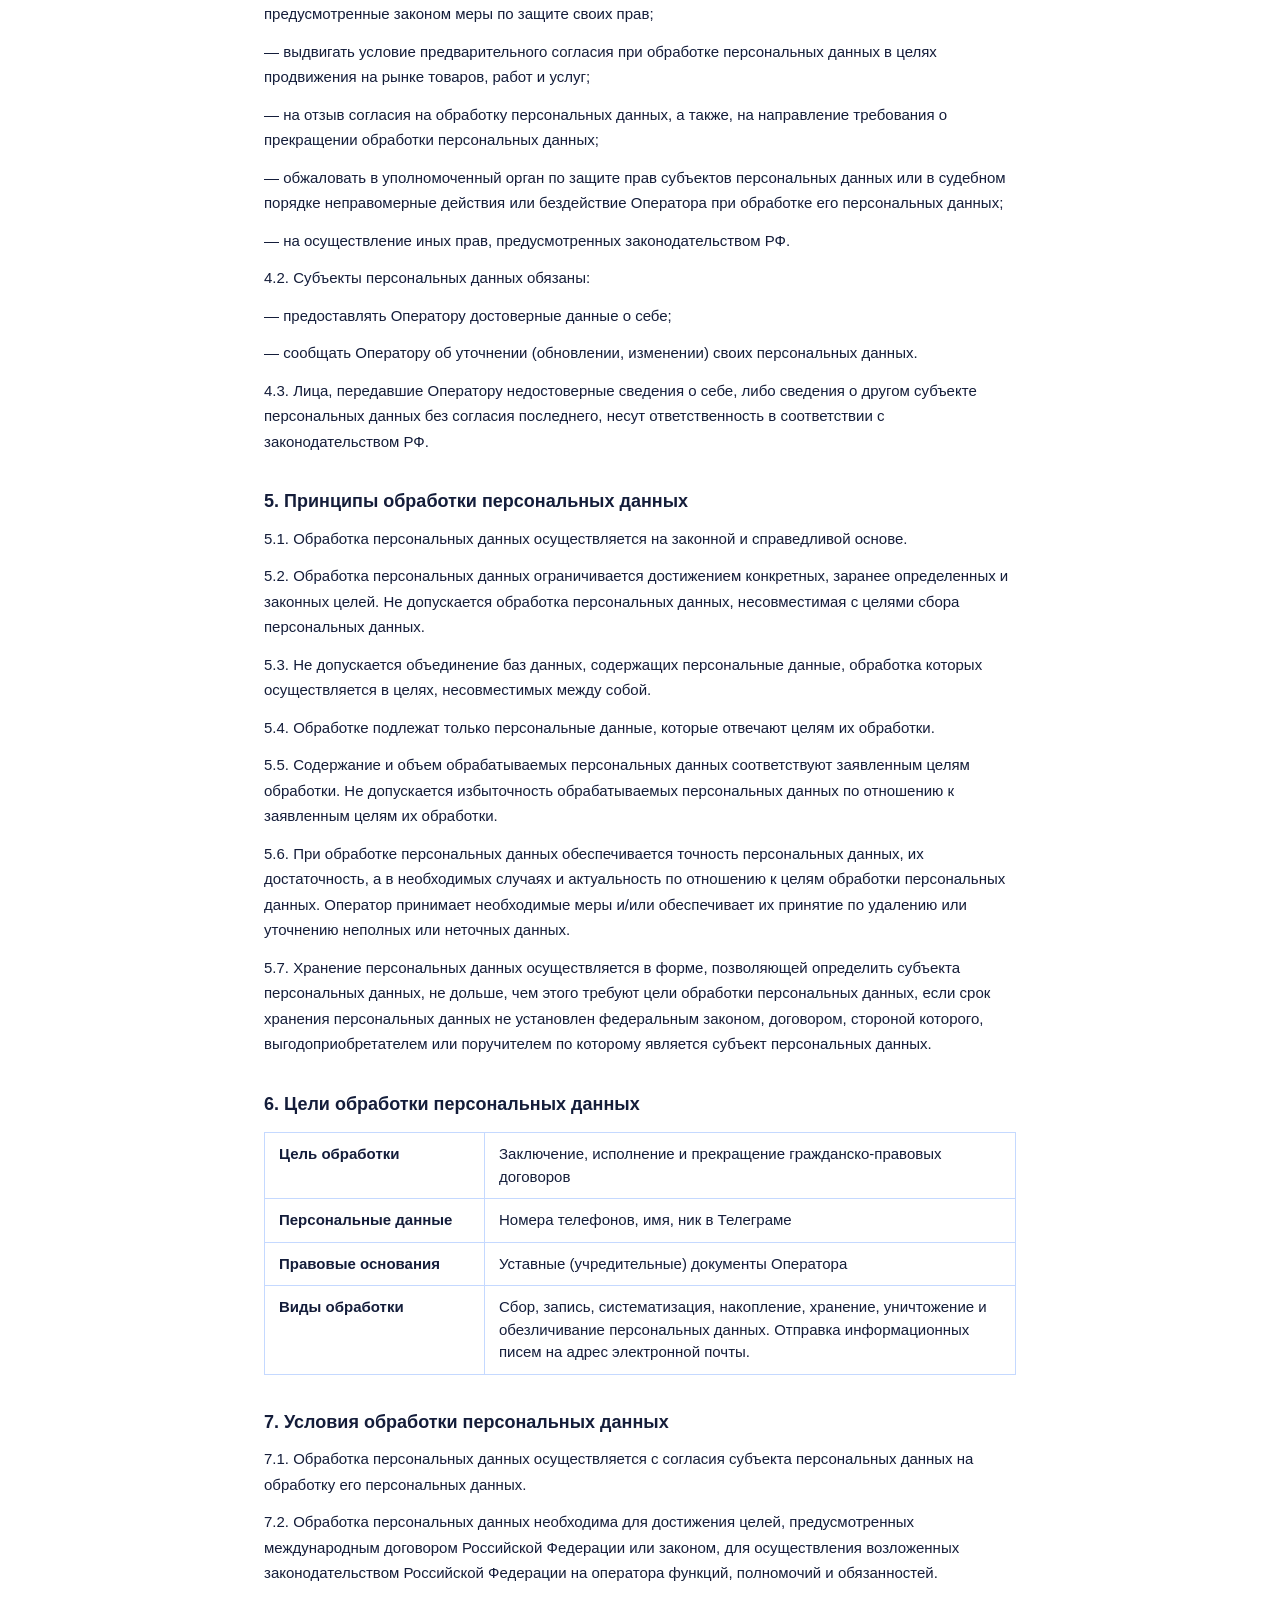
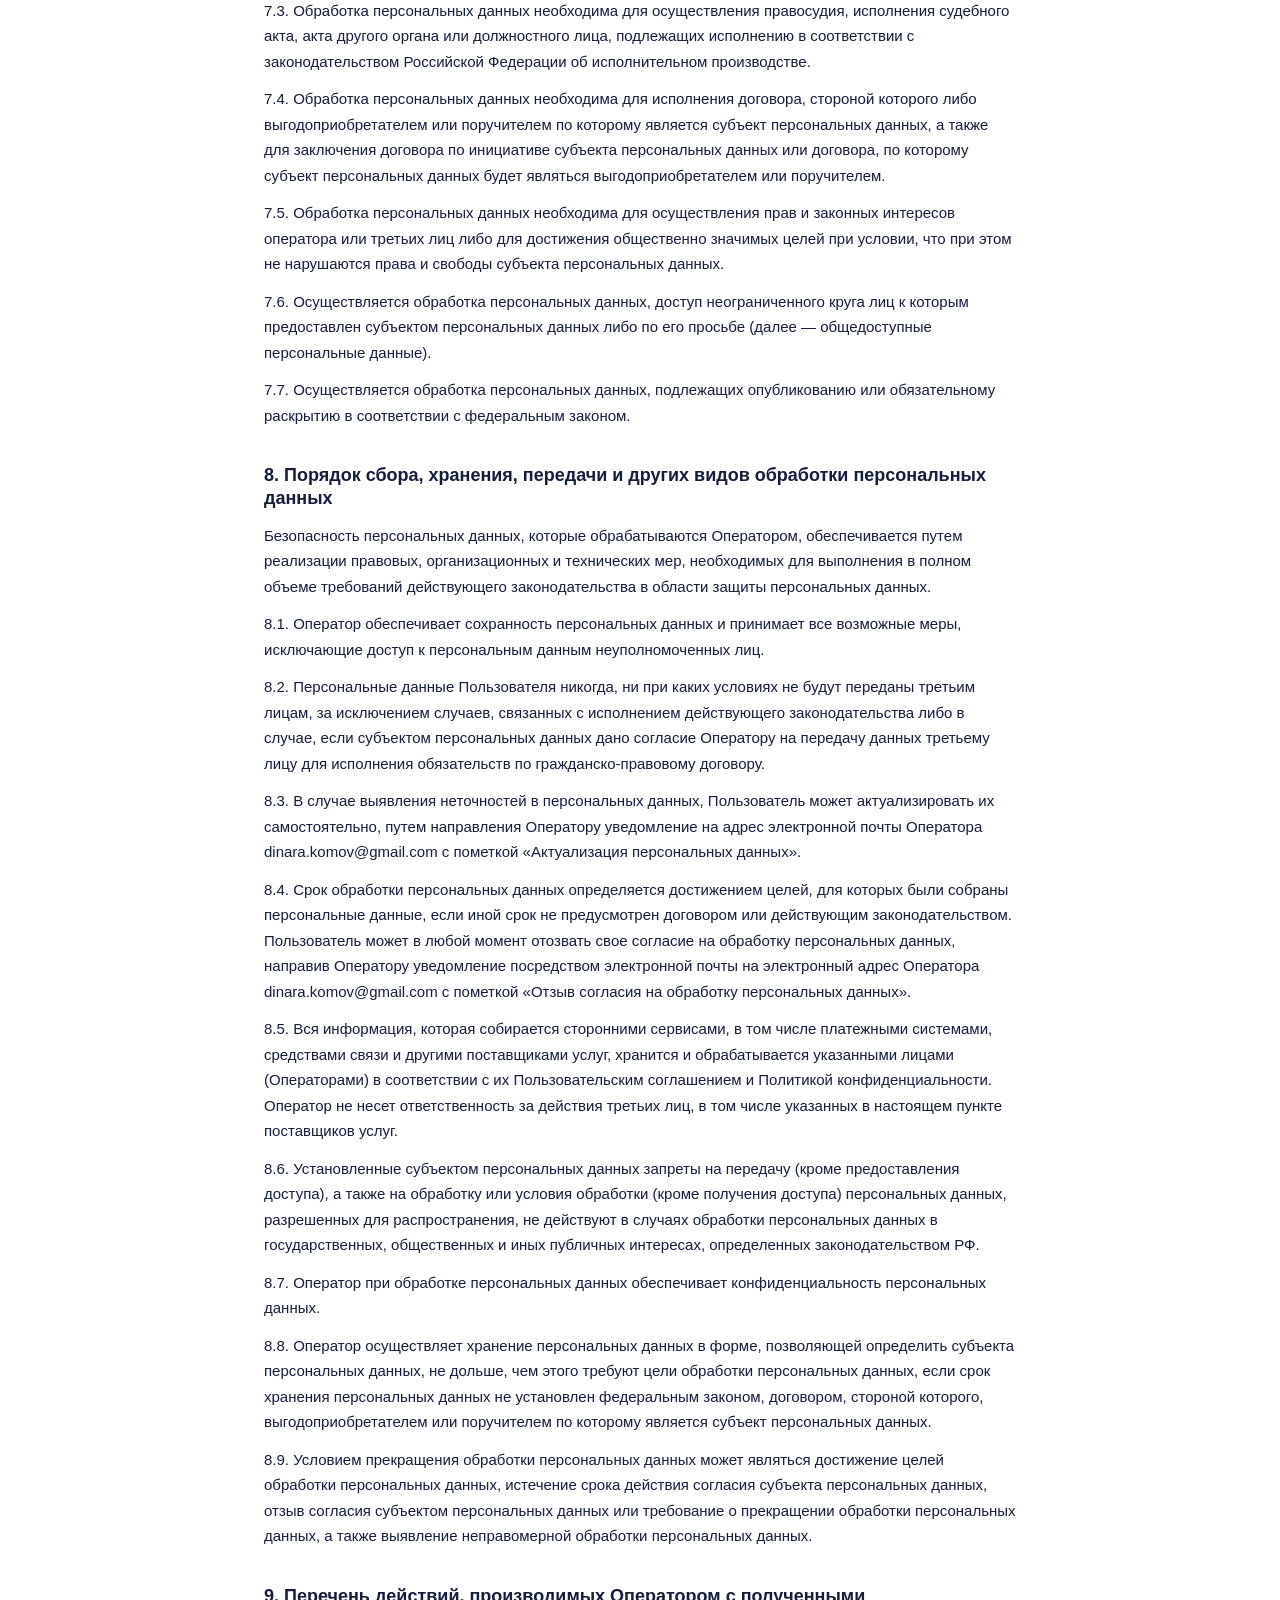
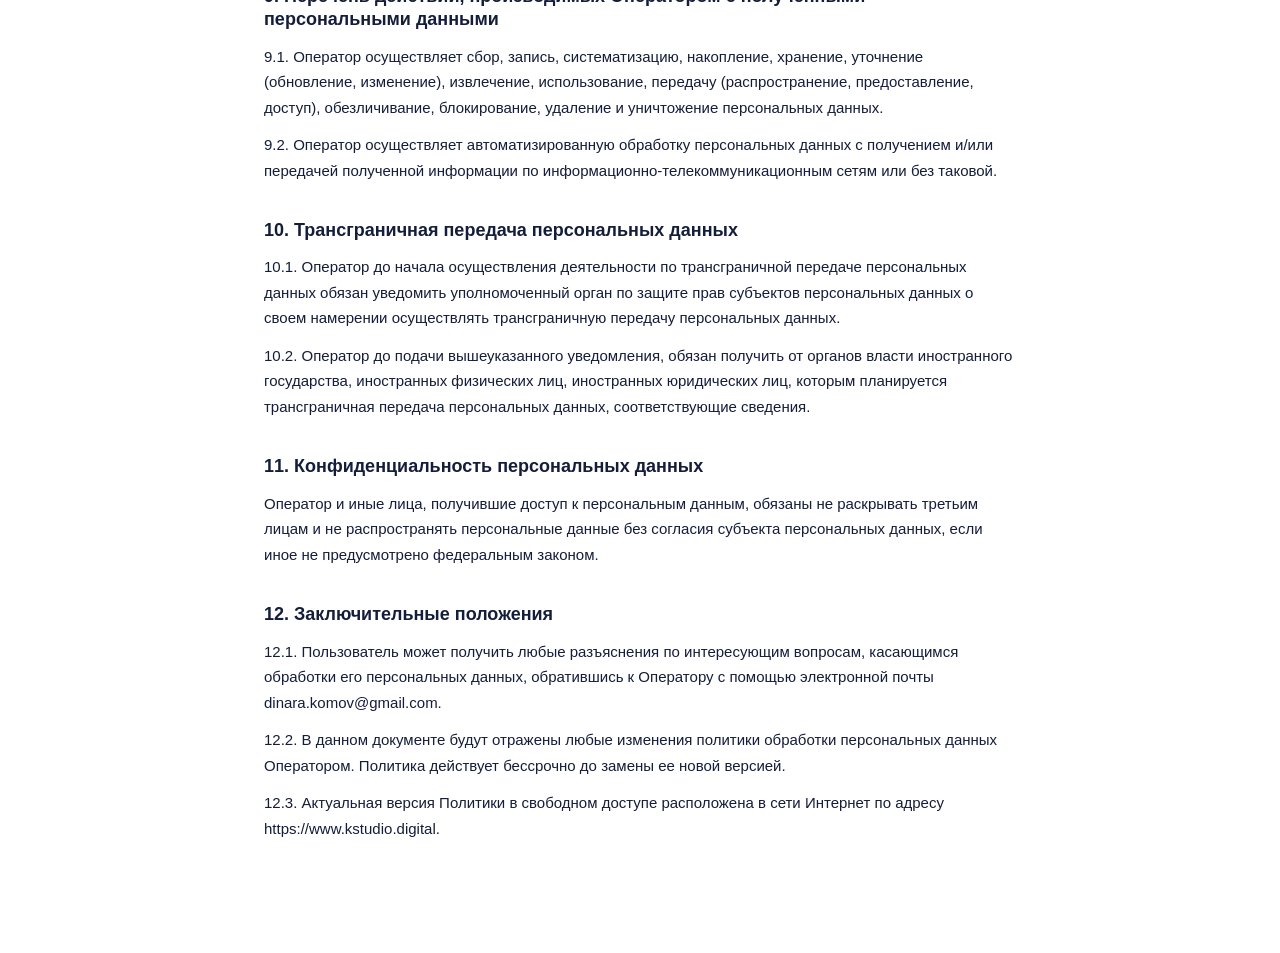
<file: privacy.html>
<!DOCTYPE html>
<html lang="ru">
<head>
    <meta charset="UTF-8">
    <meta name="viewport" content="width=device-width, initial-scale=1.0">
    <title>Политика конфиденциальности — KSTUDIO</title>
    <link rel="stylesheet" href="style.css">
    <style>
        .privacy {
            max-width: 800px;
            margin: 0 auto;
            padding: 80px 24px 100px;
        }
        .privacy__back {
            display: inline-flex;
            align-items: center;
            gap: 8px;
            font-family: var(--font-b);
            font-size: 15px;
            color: var(--dark);
            text-decoration: none;
            opacity: 0.6;
            margin-bottom: 48px;
            transition: opacity 0.2s;
        }
        .privacy__back:hover { opacity: 1; }
        .privacy h1 {
            font-family: var(--font-b);
            font-size: 28px;
            font-weight: 700;
            color: var(--dark);
            margin-bottom: 40px;
            line-height: 1.3;
        }
        .privacy h2 {
            font-family: var(--font-b);
            font-size: 18px;
            font-weight: 700;
            color: var(--dark);
            margin-top: 36px;
            margin-bottom: 12px;
            line-height: 1.3;
        }
        .privacy p {
            font-family: var(--font-b);
            font-size: 15px;
            color: var(--dark);
            line-height: 1.7;
            margin-bottom: 12px;
        }
        .privacy table {
            width: 100%;
            border-collapse: collapse;
            margin: 16px 0;
            font-family: var(--font-b);
            font-size: 15px;
            color: var(--dark);
        }
        .privacy table td {
            border: 1px solid #C5D9FF;
            padding: 10px 14px;
            vertical-align: top;
            line-height: 1.5;
        }
        .privacy table td:first-child {
            font-weight: 600;
            width: 220px;
        }
    </style>
</head>
<body style="background: #fff;">
    <div class="privacy">
        <a href="index.html" class="privacy__back">← Вернуться на главную</a>

        <h1>Политика в отношении обработки персональных данных</h1>

        <h2>1. Общие положения</h2>
        <p>Настоящая политика обработки персональных данных составлена в соответствии с требованиями Федерального закона от 27.07.2006. № 152-ФЗ «О персональных данных» (далее — Закон о персональных данных) и определяет порядок обработки персональных данных и меры по обеспечению безопасности персональных данных, предпринимаемые Третьяковой Ксенией Александровной (далее — Оператор).</p>
        <p>1.1. Оператор ставит своей важнейшей целью и условием осуществления своей деятельности соблюдение прав и свобод человека и гражданина при обработке его персональных данных, в том числе защиты прав на неприкосновенность частной жизни, личную и семейную тайну.</p>
        <p>1.2. Настоящая политика Оператора в отношении обработки персональных данных (далее — Политика) применяется ко всей информации, которую Оператор может получить о посетителях веб-сайта https://www.kstudio.digital.</p>

        <h2>2. Основные понятия, используемые в Политике</h2>
        <p>2.1. Автоматизированная обработка персональных данных — обработка персональных данных с помощью средств вычислительной техники.</p>
        <p>2.2. Блокирование персональных данных — временное прекращение обработки персональных данных (за исключением случаев, если обработка необходима для уточнения персональных данных).</p>
        <p>2.3. Веб-сайт — совокупность графических и информационных материалов, а также программ для ЭВМ и баз данных, обеспечивающих их доступность в сети интернет по сетевому адресу https://www.kstudio.digital.</p>
        <p>2.4. Информационная система персональных данных — совокупность содержащихся в базах данных персональных данных и обеспечивающих их обработку информационных технологий и технических средств.</p>
        <p>2.5. Обезличивание персональных данных — действия, в результате которых невозможно определить без использования дополнительной информации принадлежность персональных данных конкретному Пользователю или иному субъекту персональных данных.</p>
        <p>2.6. Обработка персональных данных — любое действие (операция) или совокупность действий (операций), совершаемых с использованием средств автоматизации или без использования таких средств с персональными данными, включая сбор, запись, систематизацию, накопление, хранение, уточнение (обновление, изменение), извлечение, использование, передачу (распространение, предоставление, доступ), обезличивание, блокирование, удаление, уничтожение персональных данных.</p>
        <p>2.7. Оператор — государственный орган, муниципальный орган, юридическое или физическое лицо, самостоятельно или совместно с другими лицами организующие и/или осуществляющие обработку персональных данных, а также определяющие цели обработки персональных данных, состав персональных данных, подлежащих обработке, действия (операции), совершаемые с персональными данными.</p>
        <p>2.8. Персональные данные — любая информация, относящаяся прямо или косвенно к определенному или определяемому Пользователю веб-сайта https://www.kstudio.digital.</p>
        <p>2.9. Персональные данные, разрешенные субъектом персональных данных для распространения, — персональные данные, доступ неограниченного круга лиц к которым предоставлен субъектом персональных данных путем дачи согласия на обработку персональных данных, разрешенных субъектом персональных данных для распространения в порядке, предусмотренном Законом о персональных данных (далее — персональные данные, разрешенные для распространения).</p>
        <p>2.10. Пользователь — любой посетитель веб-сайта https://www.kstudio.digital.</p>
        <p>2.11. Предоставление персональных данных — действия, направленные на раскрытие персональных данных определенному лицу или определенному кругу лиц.</p>
        <p>2.12. Распространение персональных данных — любые действия, направленные на раскрытие персональных данных неопределенному кругу лиц (передача персональных данных) или на ознакомление с персональными данными неограниченного круга лиц, в том числе обнародование персональных данных в средствах массовой информации, размещение в информационно-телекоммуникационных сетях или предоставление доступа к персональным данным каким-либо иным способом.</p>
        <p>2.13. Трансграничная передача персональных данных — передача персональных данных на территорию иностранного государства органу власти иностранного государства, иностранному физическому или иностранному юридическому лицу.</p>
        <p>2.14. Уничтожение персональных данных — любые действия, в результате которых персональные данные уничтожаются безвозвратно с невозможностью дальнейшего восстановления содержания персональных данных в информационной системе персональных данных и/или уничтожаются материальные носители персональных данных.</p>

        <h2>3. Основные права и обязанности Оператора</h2>
        <p>3.1. Оператор имеет право:</p>
        <p>— получать от субъекта персональных данных достоверные информацию и/или документы, содержащие персональные данные;</p>
        <p>— в случае отзыва субъектом персональных данных согласия на обработку персональных данных, а также, направления обращения с требованием о прекращении обработки персональных данных, Оператор вправе продолжить обработку персональных данных без согласия субъекта персональных данных при наличии оснований, указанных в Законе о персональных данных;</p>
        <p>— самостоятельно определять состав и перечень мер, необходимых и достаточных для обеспечения выполнения обязанностей, предусмотренных Законом о персональных данных и принятыми в соответствии с ним нормативными правовыми актами, если иное не предусмотрено Законом о персональных данных или другими федеральными законами.</p>
        <p>3.2. Оператор обязан:</p>
        <p>— предоставлять субъекту персональных данных по его просьбе информацию, касающуюся обработки его персональных данных;</p>
        <p>— организовывать обработку персональных данных в порядке, установленном действующим законодательством РФ;</p>
        <p>— отвечать на обращения и запросы субъектов персональных данных и их законных представителей в соответствии с требованиями Закона о персональных данных;</p>
        <p>— сообщать в уполномоченный орган по защите прав субъектов персональных данных по запросу этого органа необходимую информацию в течение 10 дней с даты получения такого запроса;</p>
        <p>— публиковать или иным образом обеспечивать неограниченный доступ к настоящей Политике в отношении обработки персональных данных;</p>
        <p>— принимать правовые, организационные и технические меры для защиты персональных данных от неправомерного или случайного доступа к ним, уничтожения, изменения, блокирования, копирования, предоставления, распространения персональных данных, а также от иных неправомерных действий в отношении персональных данных;</p>
        <p>— прекратить передачу (распространение, предоставление, доступ) персональных данных, прекратить обработку и уничтожить персональные данные в порядке и случаях, предусмотренных Законом о персональных данных;</p>
        <p>— исполнять иные обязанности, предусмотренные Законом о персональных данных.</p>

        <h2>4. Основные права и обязанности субъектов персональных данных</h2>
        <p>4.1. Субъекты персональных данных имеют право:</p>
        <p>— получать информацию, касающуюся обработки его персональных данных, за исключением случаев, предусмотренных федеральными законами;</p>
        <p>— требовать от оператора уточнения его персональных данных, их блокирования или уничтожения в случае, если персональные данные являются неполными, устаревшими, неточными, незаконно полученными или не являются необходимыми для заявленной цели обработки, а также принимать предусмотренные законом меры по защите своих прав;</p>
        <p>— выдвигать условие предварительного согласия при обработке персональных данных в целях продвижения на рынке товаров, работ и услуг;</p>
        <p>— на отзыв согласия на обработку персональных данных, а также, на направление требования о прекращении обработки персональных данных;</p>
        <p>— обжаловать в уполномоченный орган по защите прав субъектов персональных данных или в судебном порядке неправомерные действия или бездействие Оператора при обработке его персональных данных;</p>
        <p>— на осуществление иных прав, предусмотренных законодательством РФ.</p>
        <p>4.2. Субъекты персональных данных обязаны:</p>
        <p>— предоставлять Оператору достоверные данные о себе;</p>
        <p>— сообщать Оператору об уточнении (обновлении, изменении) своих персональных данных.</p>
        <p>4.3. Лица, передавшие Оператору недостоверные сведения о себе, либо сведения о другом субъекте персональных данных без согласия последнего, несут ответственность в соответствии с законодательством РФ.</p>

        <h2>5. Принципы обработки персональных данных</h2>
        <p>5.1. Обработка персональных данных осуществляется на законной и справедливой основе.</p>
        <p>5.2. Обработка персональных данных ограничивается достижением конкретных, заранее определенных и законных целей. Не допускается обработка персональных данных, несовместимая с целями сбора персональных данных.</p>
        <p>5.3. Не допускается объединение баз данных, содержащих персональные данные, обработка которых осуществляется в целях, несовместимых между собой.</p>
        <p>5.4. Обработке подлежат только персональные данные, которые отвечают целям их обработки.</p>
        <p>5.5. Содержание и объем обрабатываемых персональных данных соответствуют заявленным целям обработки. Не допускается избыточность обрабатываемых персональных данных по отношению к заявленным целям их обработки.</p>
        <p>5.6. При обработке персональных данных обеспечивается точность персональных данных, их достаточность, а в необходимых случаях и актуальность по отношению к целям обработки персональных данных. Оператор принимает необходимые меры и/или обеспечивает их принятие по удалению или уточнению неполных или неточных данных.</p>
        <p>5.7. Хранение персональных данных осуществляется в форме, позволяющей определить субъекта персональных данных, не дольше, чем этого требуют цели обработки персональных данных, если срок хранения персональных данных не установлен федеральным законом, договором, стороной которого, выгодоприобретателем или поручителем по которому является субъект персональных данных.</p>

        <h2>6. Цели обработки персональных данных</h2>
        <table>
            <tr>
                <td>Цель обработки</td>
                <td>Заключение, исполнение и прекращение гражданско-правовых договоров</td>
            </tr>
            <tr>
                <td>Персональные данные</td>
                <td>Номера телефонов, имя, ник в Телеграме</td>
            </tr>
            <tr>
                <td>Правовые основания</td>
                <td>Уставные (учредительные) документы Оператора</td>
            </tr>
            <tr>
                <td>Виды обработки</td>
                <td>Сбор, запись, систематизация, накопление, хранение, уничтожение и обезличивание персональных данных. Отправка информационных писем на адрес электронной почты.</td>
            </tr>
        </table>

        <h2>7. Условия обработки персональных данных</h2>
        <p>7.1. Обработка персональных данных осуществляется с согласия субъекта персональных данных на обработку его персональных данных.</p>
        <p>7.2. Обработка персональных данных необходима для достижения целей, предусмотренных международным договором Российской Федерации или законом, для осуществления возложенных законодательством Российской Федерации на оператора функций, полномочий и обязанностей.</p>
        <p>7.3. Обработка персональных данных необходима для осуществления правосудия, исполнения судебного акта, акта другого органа или должностного лица, подлежащих исполнению в соответствии с законодательством Российской Федерации об исполнительном производстве.</p>
        <p>7.4. Обработка персональных данных необходима для исполнения договора, стороной которого либо выгодоприобретателем или поручителем по которому является субъект персональных данных, а также для заключения договора по инициативе субъекта персональных данных или договора, по которому субъект персональных данных будет являться выгодоприобретателем или поручителем.</p>
        <p>7.5. Обработка персональных данных необходима для осуществления прав и законных интересов оператора или третьих лиц либо для достижения общественно значимых целей при условии, что при этом не нарушаются права и свободы субъекта персональных данных.</p>
        <p>7.6. Осуществляется обработка персональных данных, доступ неограниченного круга лиц к которым предоставлен субъектом персональных данных либо по его просьбе (далее — общедоступные персональные данные).</p>
        <p>7.7. Осуществляется обработка персональных данных, подлежащих опубликованию или обязательному раскрытию в соответствии с федеральным законом.</p>

        <h2>8. Порядок сбора, хранения, передачи и других видов обработки персональных данных</h2>
        <p>Безопасность персональных данных, которые обрабатываются Оператором, обеспечивается путем реализации правовых, организационных и технических мер, необходимых для выполнения в полном объеме требований действующего законодательства в области защиты персональных данных.</p>
        <p>8.1. Оператор обеспечивает сохранность персональных данных и принимает все возможные меры, исключающие доступ к персональным данным неуполномоченных лиц.</p>
        <p>8.2. Персональные данные Пользователя никогда, ни при каких условиях не будут переданы третьим лицам, за исключением случаев, связанных с исполнением действующего законодательства либо в случае, если субъектом персональных данных дано согласие Оператору на передачу данных третьему лицу для исполнения обязательств по гражданско-правовому договору.</p>
        <p>8.3. В случае выявления неточностей в персональных данных, Пользователь может актуализировать их самостоятельно, путем направления Оператору уведомление на адрес электронной почты Оператора dinara.komov@gmail.com с пометкой «Актуализация персональных данных».</p>
        <p>8.4. Срок обработки персональных данных определяется достижением целей, для которых были собраны персональные данные, если иной срок не предусмотрен договором или действующим законодательством. Пользователь может в любой момент отозвать свое согласие на обработку персональных данных, направив Оператору уведомление посредством электронной почты на электронный адрес Оператора dinara.komov@gmail.com с пометкой «Отзыв согласия на обработку персональных данных».</p>
        <p>8.5. Вся информация, которая собирается сторонними сервисами, в том числе платежными системами, средствами связи и другими поставщиками услуг, хранится и обрабатывается указанными лицами (Операторами) в соответствии с их Пользовательским соглашением и Политикой конфиденциальности. Оператор не несет ответственность за действия третьих лиц, в том числе указанных в настоящем пункте поставщиков услуг.</p>
        <p>8.6. Установленные субъектом персональных данных запреты на передачу (кроме предоставления доступа), а также на обработку или условия обработки (кроме получения доступа) персональных данных, разрешенных для распространения, не действуют в случаях обработки персональных данных в государственных, общественных и иных публичных интересах, определенных законодательством РФ.</p>
        <p>8.7. Оператор при обработке персональных данных обеспечивает конфиденциальность персональных данных.</p>
        <p>8.8. Оператор осуществляет хранение персональных данных в форме, позволяющей определить субъекта персональных данных, не дольше, чем этого требуют цели обработки персональных данных, если срок хранения персональных данных не установлен федеральным законом, договором, стороной которого, выгодоприобретателем или поручителем по которому является субъект персональных данных.</p>
        <p>8.9. Условием прекращения обработки персональных данных может являться достижение целей обработки персональных данных, истечение срока действия согласия субъекта персональных данных, отзыв согласия субъектом персональных данных или требование о прекращении обработки персональных данных, а также выявление неправомерной обработки персональных данных.</p>

        <h2>9. Перечень действий, производимых Оператором с полученными персональными данными</h2>
        <p>9.1. Оператор осуществляет сбор, запись, систематизацию, накопление, хранение, уточнение (обновление, изменение), извлечение, использование, передачу (распространение, предоставление, доступ), обезличивание, блокирование, удаление и уничтожение персональных данных.</p>
        <p>9.2. Оператор осуществляет автоматизированную обработку персональных данных с получением и/или передачей полученной информации по информационно-телекоммуникационным сетям или без таковой.</p>

        <h2>10. Трансграничная передача персональных данных</h2>
        <p>10.1. Оператор до начала осуществления деятельности по трансграничной передаче персональных данных обязан уведомить уполномоченный орган по защите прав субъектов персональных данных о своем намерении осуществлять трансграничную передачу персональных данных.</p>
        <p>10.2. Оператор до подачи вышеуказанного уведомления, обязан получить от органов власти иностранного государства, иностранных физических лиц, иностранных юридических лиц, которым планируется трансграничная передача персональных данных, соответствующие сведения.</p>

        <h2>11. Конфиденциальность персональных данных</h2>
        <p>Оператор и иные лица, получившие доступ к персональным данным, обязаны не раскрывать третьим лицам и не распространять персональные данные без согласия субъекта персональных данных, если иное не предусмотрено федеральным законом.</p>

        <h2>12. Заключительные положения</h2>
        <p>12.1. Пользователь может получить любые разъяснения по интересующим вопросам, касающимся обработки его персональных данных, обратившись к Оператору с помощью электронной почты dinara.komov@gmail.com.</p>
        <p>12.2. В данном документе будут отражены любые изменения политики обработки персональных данных Оператором. Политика действует бессрочно до замены ее новой версией.</p>
        <p>12.3. Актуальная версия Политики в свободном доступе расположена в сети Интернет по адресу https://www.kstudio.digital.</p>
    </div>
</body>
</html>
</file>
<file: style.css>
/* ==============================
   PAGE TOP WRAPPER (header + hero + benefits share one bg)
   ============================== */
.page-top {
    background: var(--white);
}

/* ==============================
   RESET & BASE
   ============================== */
/* SONGER Grotesque — везде Regular (400), не Medium (500) */
h1, h2, h3, .logo, .team-member__name, .footer__logo { font-weight: 400; }
*, *::before, *::after {
    margin: 0;
    padding: 0;
    box-sizing: border-box;
}

@font-face {
    font-family: 'SONGER Grotesque';
    src: url('fonts/SONGER Grotesque Regular.otf') format('opentype');
    font-weight: 100 900;
    font-style: normal;
}

:root {
    --dark: #141D3A;
    --card-blue: #C4CFE2;
    --bg-light: #D8E5F5;
    --white: #fff;
    --font-h: 'SONGER Grotesque', sans-serif;
    --font-b: 'Inter', sans-serif;
    --r: 20px;
}

html { scroll-behavior: smooth; overflow-x: clip; }

body {
    font-family: var(--font-b);
    color: var(--dark);
    background: var(--white);
    -webkit-font-smoothing: antialiased;
    position: relative;
}

a { text-decoration: none; color: inherit; }

/* ==============================
   CONTAINER
   ============================== */
.container {
    max-width: 1200px;
    margin: 0 auto;
    padding: 0;
}

/* ==============================
   SECTION LABEL
   ============================== */
.section-label {
    font-size: 16px;
    font-weight: 500;
    letter-spacing: 0.02em;
    margin-bottom: 10px;
    color: #141D3A;
}

/* ==============================
   BUTTONS
   ============================== */
.btn {
    display: inline-flex;
    align-items: center;
    justify-content: center;
    padding: 17px 36px;
    border-radius: 50px;
    font-family: var(--font-b);
    font-size: 18px;
    font-weight: 600;
    line-height: 1;
    cursor: pointer;
    border: none;
    transition: background-color 0.25s, color 0.25s;
    white-space: nowrap;
    text-align: center;
}
.btn--light { background: var(--dark); color: var(--white); }
.btn--dark  { background: var(--dark); color: var(--white); }
.btn--full  { width: 100%; text-align: center; }
.btn:hover  { background: #C5D9FF; color: var(--dark); }

/* ==============================
   HEADER
   ============================== */
.header {
    position: sticky;
    top: 0;
    z-index: 100;
    background: #F5F7FF;
}

.header__inner {
    display: flex;
    align-items: center;
    justify-content: space-between;
    height: 64px;
}

.logo {
    display: flex;
    align-items: center;
    gap: 9px;
    font-family: var(--font-h);
    font-size: 17px;
    font-weight: 700;
    letter-spacing: 0.06em;
    color: var(--dark);
    text-transform: uppercase;
}

.nav {
    display: flex;
    gap: 16px;
}

.nav__link {
    font-size: 14px;
    font-weight: 500;
    color: var(--dark);
    position: relative;
}
.nav__link:not(:last-child)::before {
    content: ',';
    position: absolute;
    right: -6px;
    bottom: 0;
}

.nav__link::after {
    content: '';
    position: absolute;
    bottom: -2px;
    left: 0;
    width: 100%;
    height: 1.5px;
    background: var(--dark);
    transform: scaleX(0);
    transform-origin: left;
    transition: transform 0.3s ease;
}
.nav__link:hover::after { transform: scaleX(1); }

/* ==============================
   HERO
   ============================== */
.hero {
    background: radial-gradient(ellipse 60% 40% at center 40%, #C5D9FF 0%, #F5F7FF 100%);
    display: flex;
    align-items: center;
    padding: 10px 0 80px;
}

.hero .container {
    display: flex;
    flex-direction: column;
    align-items: center;
    text-align: center;
    padding-top: 0;
    padding-bottom: 0;
}

.hero__cta {
    align-self: stretch;
}

.hero__chips {
    display: flex;
    flex-wrap: wrap;
    justify-content: center;
    gap: 8px;
    margin-top: 157px;
}

.hero__chip {
    display: inline-flex;
    align-items: center;
    justify-content: center;
    height: 39px;
    padding: 0 24px;
    background: #C5D9FF;
    border-radius: 50px;
    font-size: 16px;
    font-family: var(--font-b);
    color: #141D3A;
    font-weight: 500;
    white-space: nowrap;
}

.hero__title-mobile { display: none; }
.hero__title-desktop { display: block; }

.hero__title {
    font-family: var(--font-h);
    font-size: 96px;
    font-weight: 700;
    line-height: 1;
    letter-spacing: -0.01em;
    text-transform: uppercase;
    color: var(--dark);
    margin-top: 15px;
    margin-bottom: 0;
}

.hero__cta {
    width: 1200px;
    max-width: 100%;
    height: 60px;
    margin-top: 148px;
    margin-bottom: 0;
    align-self: center;
}

/* ==============================
   BENEFITS
   ============================== */
.benefits .section-label {
    font-size: 15px;
}

.benefits {
    background: #F5F7FF;
    padding: 130px 0 96px;
}

.benefits__title {
    font-family: var(--font-h);
    font-size: 64px;
    font-weight: 700;
    line-height: 0.95;
    text-transform: uppercase;
    letter-spacing: -0.01em;
    margin-bottom: 0;
    max-width: none;
}

.benefits__title-l2 {
    display: block;
    text-align: right;
}
.benefits__title-mobile { display: none; }
.mobile-br { display: none; }
.desktop-br { display: inline; }

.benefits__grid {
    display: grid;
    grid-template-columns: repeat(4, 1fr);
    gap: 30px;
    align-items: start;
    padding-top: 0;
}

.benefit-card {
    width: 100%;
    height: 350px;
    border-radius: var(--r);
    padding: 24px 24px 28px;
    overflow: hidden;
    transition: transform 0.3s ease, box-shadow 0.3s ease;
    display: flex;
    flex-direction: column;
    justify-content: center;
}
.benefit-card:hover {
    transform: translateY(-6px);
    box-shadow: 0 16px 48px rgba(20, 29, 58, 0.11);
}

.benefit-card:nth-child(1) { background: #FFFFFF;  margin-top: 14px; }
.benefit-card:nth-child(2) { background: #C5D9FF;                  margin-top: 112px; }
.benefit-card:nth-child(3) {
    background: linear-gradient(145deg, rgba(255,255,255,0.75) 0%, rgba(197,217,255,0.35) 100%);
    margin-top: -30px;
    border-top: 1px solid rgba(255,255,255,0.9);
    border-left: 1px solid rgba(255,255,255,0.9);
    border-bottom: 1px solid rgba(197,217,255,0.4);
    border-right: 1px solid rgba(197,217,255,0.4);
    box-shadow:
        6px 6px 20px rgba(197,217,255,0.45),
        -2px -2px 8px rgba(255,255,255,0.9),
        inset 2px 2px 6px rgba(255,255,255,0.6),
        inset -2px -2px 6px rgba(197,217,255,0.2);
}
.benefit-card:nth-child(4) { background: #FFFFFF; margin-top: 119px; }

.benefit-card__num {
    display: block;
    font-size: 14px;
    font-weight: 500;
    color: var(--dark);
    opacity: 0.45;
    margin-bottom: 5px;
}

.benefit-card h3 {
    font-family: var(--font-h);
    font-size: 32px;
    font-weight: 700;
    text-transform: uppercase;
    letter-spacing: 0.01em;
    line-height: 1;
    margin-bottom: 5px;
}

.benefit-card p {
    font-size: 16px;
    line-height: 1.3;
    text-wrap: pretty;
}

/* ==============================
   CASES
   ============================== */
.cases {
    display: flex;
    height: 780px;
}

.cases__half {
    flex: 1;
    display: flex;
    align-items: center;
    justify-content: center;
    padding: 80px;
}

.cases__half--dark  { background: var(--dark); }
.cases__half--light { background: #E5ECF6; }

.case-card {
    width: 354px;
    border-radius: 22px;
    overflow: hidden;
    background: var(--white);
    position: relative;
    cursor: pointer;
}

.case-card__img {
    width: 100%;
    height: 380px;
    overflow: hidden;
}

.case-card__img img {
    width: 100%;
    height: 100%;
    object-fit: cover;
    display: block;
}

.case-card__plate {
    background: var(--white);
    padding: 16px 20px;
    display: flex;
    align-items: center;
    justify-content: space-between;
    gap: 12px;
}

.case-card__name {
    font-family: var(--font-h);
    font-size: 32px;
    font-weight: 700;
    text-transform: uppercase;
    color: var(--dark);
    line-height: 1.1;
    margin-bottom: 2px;
}

.case-card__type {
    font-size: 16px;
    color: #141D3A;
}

.case-card__icons {
    display: flex;
    align-items: center;
    flex-shrink: 0;
}

.case-card__icons img {
    width: 32px;
    height: 32px;
}

.case-card__icons img {
    position: relative;
}

.case-card__icons img + img {
    margin-left: -10px;
    z-index: 0;
}

.case-card__icons img:first-child {
    z-index: 1;
}

.cases__half:nth-child(1) .case-card__img img {
    object-position: center top;
}

.cases__half:nth-child(2) .case-card__img img {
    object-position: center top;
}

.case-card__hover {
    position: absolute;
    inset: 0;
    z-index: 10;
    background: rgba(20, 29, 58, 0.55);
    border-radius: 22px;
    display: flex;
    align-items: center;
    justify-content: center;
    font-family: var(--font-b);
    font-size: 16px;
    font-weight: 600;
    color: #fff;
    opacity: 0;
    transition: opacity 0.25s;
    pointer-events: none;
}
.case-card:hover .case-card__hover { opacity: 1; }

/* Case modal */
.case-modal {
    display: none;
    position: fixed;
    inset: 0;
    z-index: 1000;
    overflow: hidden;
}
.case-modal.open { display: flex; align-items: center; justify-content: center; }
.case-modal__overlay {
    position: absolute;
    inset: 0;
    background: rgba(20, 29, 58, 0.6);
    backdrop-filter: blur(4px);
}
.case-modal__box {
    position: relative;
    z-index: 1;
    background: var(--white);
    border-radius: 24px;
    width: 90%;
    max-width: 1030px;
    max-height: 90vh;
    overflow: hidden;
}
.case-modal__scroll {
    height: 100%;
    max-height: 90vh;
    overflow-y: scroll;
    overscroll-behavior: contain;
    padding: 48px;
    border-radius: 24px;
}
.case-modal__scroll::-webkit-scrollbar { width: 6px; }
.case-modal__scroll::-webkit-scrollbar-track { background: transparent; }
.case-modal__scroll::-webkit-scrollbar-thumb { background: #C4CFE2; border-radius: 3px; }
.case-modal__scroll::-webkit-scrollbar-button { display: none; }
.case-modal__close-outer {
    position: absolute;
    top: 48px;
    left: calc(50% + 1030px / 2 + 16px);
    background: none;
    border: none;
    cursor: pointer;
    z-index: 2;
    padding: 0;
    transition: opacity 0.2s;
}
.case-modal__close-outer:hover { opacity: 0.7; }
.case-modal__close-outer img {
    width: 48px;
    height: 48px;
    display: block;
}

/* Case modal content blocks */
.cm-block { margin-bottom: 48px; }
.cm-block:last-child { margin-bottom: 0; }

.cm-block--hero {
    display: flex;
    align-items: flex-start;
    gap: 40px;
}
.cm-hero__text {
    flex: 1;
}
.cm-hero__title {
    font-family: var(--font-h);
    font-size: 36px;
    font-weight: 400;
    line-height: 1;
    color: var(--dark);
    margin-bottom: 12px;
    text-transform: uppercase;
}
.cm-hero__task {
    font-family: var(--font-b);
    font-size: 16px;
    line-height: 1.2;
    color: var(--dark);
}
.cm-hero__task span {
    font-weight: 600;
}
.cm-hero__img {
    flex-shrink: 0;
    width: 441px;
    height: 347px;
    border-radius: 16px;
    overflow: hidden;
}
.cm-hero__img img {
    width: 100%;
    height: 100%;
    display: block;
    object-fit: cover;
}

.cm-block--two-col {
    display: flex;
    flex-direction: column;
    gap: 16px;
}
.cm-two-col__grid {
    display: grid;
    grid-template-columns: 1fr 1fr;
    gap: 4px 32px;
    align-items: start;
}

/* Блоки с только картинками (товары, каталог) — картинки по центру, заголовок слева над левой картинкой */
.cm-block--imgs {
    display: grid;
    grid-template-columns: auto auto;
    gap: 4px 32px;
    justify-content: center;
    align-items: start;
}
.cm-block--imgs .cm-col__title {
    grid-column: 1;
    grid-row: 1;
}
.cm-block--imgs .cm-imgs__left {
    grid-column: 1;
    grid-row: 2;
}
.cm-block--imgs .cm-imgs__right {
    grid-column: 2;
    grid-row: 2;
}
.cm-col {
    flex: 1;
    display: flex;
    flex-direction: column;
    gap: 16px;
}
.cm-grid__left-title     { grid-column: 1; grid-row: 1; }
.cm-grid__left-img       { grid-column: 1; grid-row: 2 / 4; align-self: start; width: 100%; }
.cm-grid__left-text-bot  { grid-column: 1; grid-row: 4; margin-top: 40px; }
.cm-grid__right-text-top { grid-column: 2; grid-row: 2; align-self: start; margin-bottom: 20px; }
.cm-grid__right-img      { grid-column: 2; grid-row: 3; }
.cm-grid__right-text-bot { grid-column: 2; grid-row: 4; margin-top: 40px; }
.cm-col__img {
    width: 100%;
    border-radius: 12px;
    display: block;
}

.cm-block--catalog .cm-catalog__desc {
    grid-column: 1 / 3;
    grid-row: 3;
}
.cm-catalog__desc {
    text-align: center;
    width: 361px;
    margin: 50px auto 20px;
}

.cm-block--basket {
    display: grid;
    grid-template-columns: auto;
    justify-content: center;
    gap: 4px;
}
.cm-basket__title {
    justify-self: start;
}

.cm-block--order {
    display: flex;
    flex-direction: column;
    align-items: center;
    gap: 0;
}
.cm-block--order .cm-col__title {
    width: 701px;
    text-align: left;
}

.cm-block--lookbook {
    display: flex;
    gap: 16px;
    align-items: stretch;
}
.cm-lookbook__left {
    width: 433px;
    flex-shrink: 0;
    display: flex;
    flex-direction: column;
    gap: 4px;
}
.cm-lookbook__left .cm-col__text {
    margin-top: auto;
    margin-bottom: 20px;
    width: 339px;
}
.cm-lookbook__left .btn {
    height: 60px;
    padding: 0;
    width: 100%;
}

.cm-center__text {
    text-align: center;
    max-width: 400px;
    margin: 0 auto;
}

.cm-block--shirts {
    display: flex;
    gap: 16px;
    align-items: flex-start;
    margin-top: 48px;
    width: 801px;
    margin-left: auto;
    margin-right: auto;
}
.cm-shirts__left {
    display: flex;
    flex-direction: column;
    gap: 16px;
    flex-shrink: 0;
    width: 525px;
}
.cm-shirts__left .cm-col__text {
    width: 342px;
}

.cm-block--shirts2 {
    display: flex;
    gap: 16px;
    align-items: flex-start;
    margin-top: 48px;
    width: 801px;
    margin-left: auto;
    margin-right: auto;
}
.cm-shirts2__left {
    flex-shrink: 0;
}
.cm-shirts2__img1 {
    width: 260px;
    height: 1892px;
    object-fit: cover;
    border-radius: 12px;
    display: block;
}
.cm-shirts2__right {
    flex: 1;
    display: flex;
    flex-direction: column;
    gap: 16px;
    height: 1892px;
}
.cm-shirts2__img2 {
    width: 525px;
    height: 1336px;
    object-fit: cover;
    border-radius: 12px;
    display: block;
}
.cm-shirts2__text {
    width: 342px;
    margin-top: auto;
}
.cm-shirts2__right .btn {
    height: 60px;
    width: 100%;
}
.cm-shirts__img1 {
    width: 525px;
    height: 958px;
    object-fit: cover;
    border-radius: 12px;
    display: block;
    margin-bottom: 8px;
}
.cm-shirts__right {
    flex-shrink: 0;
}
.cm-shirts__img2 {
    width: 260px;
    height: 1167px;
    object-fit: cover;
    border-radius: 12px;
    display: block;
}
.cm-lookbook__img1 {
    width: 433px;
    height: 1048px;
    object-fit: cover;
    border-radius: 12px;
    display: block;
}

.cm-lookbook__right {
    flex: 1;
    display: flex;
    flex-direction: column;
    gap: 40px;
    padding-top: 40px;
}
.cm-lookbook__img2 {
    width: 100%;
    height: auto;
    border-radius: 12px;
    display: block;
}
.cm-lookbook__row {
    display: flex;
    gap: 16px;
    align-items: flex-start;
}
.cm-lookbook__img3 {
    width: 230px;
    height: 1189px;
    object-fit: cover;
    border-radius: 12px;
    flex-shrink: 0;
}
.cm-lookbook__img4 {
    width: 231px;
    height: 906px;
    object-fit: cover;
    border-radius: 12px;
    flex-shrink: 0;
}
.cm-order__main {
    width: 701px;
    height: 766px;
    object-fit: cover;
    border-radius: 12px;
    display: block;
    margin: 4px auto 50px;
}
.cm-order__row {
    display: flex;
    gap: 16px;
    width: 722px;
}
.cm-order__small:nth-child(1) { width: 230px; height: 521px; object-fit: cover; border-radius: 12px; flex-shrink: 0; }
.cm-order__small:nth-child(2) { width: 230px; height: 571px; object-fit: cover; border-radius: 12px; flex-shrink: 0; }
.cm-order__small:nth-child(3) { width: 230px; height: 524px; object-fit: cover; border-radius: 12px; flex-shrink: 0; }
.cm-basket__wrap {
    position: relative;
    width: 701px;
    height: 550px;
}
.cm-basket__img1 {
    position: absolute;
    top: 0;
    left: 0;
    width: 701px;
    height: 393px;
    object-fit: cover;
    border-radius: 12px;
}
.cm-basket__img2 {
    position: absolute;
    top: 80px;
    right: -80px;
    width: 230px;
    height: 457px;
    object-fit: cover;
    border-radius: 12px;
}
.cm-col__title {
    font-family: var(--font-h);
    font-size: 24px;
    font-weight: 400;
    text-transform: uppercase;
    color: var(--dark);
    margin-bottom: 4px;
}
.cm-col__img {
    width: 100%;
    border-radius: 12px;
    display: block;
    object-fit: cover;
}
.cm-col__text {
    font-family: var(--font-b);
    font-size: 16px;
    line-height: 1.2;
    color: var(--dark);
}

/* ==============================
   TEAM
   ============================== */
.team {
    background: var(--white);
    padding: 80px 0 120px;
    overflow: visible;
}

.team__title {
    font-family: var(--font-h);
    font-size: 48px;
    font-weight: 400;
    margin-top: 0;
    margin-bottom: 2px;
}

.team__desc {
    font-size: 16px;
    line-height: 1.3;
    max-width: 380px;
    margin-bottom: 25px;
}

.team__grid {
    display: flex;
    flex-direction: row;
    align-items: flex-start;
    gap: 20px;
    overflow: visible;
    margin-bottom: -80px;
}

.team-card {
    flex: 0 0 292px;
    display: flex;
    flex-direction: column;
    align-items: center;
}

/* чередование высоты: 1-й и 3-й — выше, 2-й и 4-й — ниже */
.team-card:nth-child(1) { padding-top: 0; }
.team-card:nth-child(2) { padding-top: 80px; }
.team-card:nth-child(3) { padding-top: 0; }
.team-card:nth-child(4) { padding-top: 80px; margin-right: -20px; }

.team-card__photo-wrap {
    position: relative;
    width: 292px;
    margin-bottom: 20px;
    display: flex;
    justify-content: center;
}

.team-card__photo-wrap::before {
    content: '';
    position: absolute;
    bottom: 0;
    left: 50%;
    transform: translateX(-50%);
    width: 292px;
    height: 310px;
    background: rgba(197, 217, 255, 0.3);
    border-radius: 20px;
    z-index: 0;
}

.team-card__photo {
    position: relative;
    z-index: 1;
    width: 167px;
    height: auto;
    display: block;
}

.team-card:nth-child(2) .team-card__name {
    font-size: 28px;
    white-space: nowrap;
}

.team-card:nth-child(3) .team-card__photo {
    width: 200px;
}

.team-card:nth-child(4) .team-card__desc {
    margin-bottom: 40px;
}

.team-card__name {
    font-family: var(--font-h);
    font-size: 28px;
    font-weight: 400;
    text-transform: uppercase;
    letter-spacing: 0.01em;
    margin-bottom: 4px;
    color: #141D3A;
    width: 292px;
    text-align: left;
}

.team-card__role {
    font-size: 16px;
    font-weight: 400;
    margin-bottom: 10px;
    color: #141D3A;
    width: 292px;
    text-align: left;
}

.team-card__desc {
    font-size: 16px;
    line-height: 1.3;
    color: #141D3A;
    width: 292px;
    text-align: left;
}

/* ==============================
   PROCESS
   ============================== */
.process {
    background: #F5F7FF;
    padding: 80px 0;
}

.process__title {
    font-family: var(--font-h);
    font-size: 48px;
    font-weight: 400;
    margin-bottom: 18px;
}
.process__title-mobile { display: none; }

.process-slider {
    display: flex;
    align-items: center;
    gap: 20px;
}

.slider-arrow {
    flex-shrink: 0;
    width: 44px;
    height: 44px;
    background: none;
    border: none;
    cursor: pointer;
    padding: 0;
    display: flex;
    align-items: center;
    justify-content: center;
    opacity: 0.75;
    transition: opacity 0.2s;
}
.slider-arrow:hover { opacity: 1; }
.slider-arrow:disabled { opacity: 0.25; cursor: default; }
.slider-arrow img { width: 44px; height: 44px; }
.slider-arrow--prev img { transform: scaleX(-1); }

.slider-track-wrap {
    flex: 1;
    overflow: hidden;
    min-width: 0;
    max-width: 1031px;
}

.slider-track {
    display: flex;
    align-items: flex-start;
    gap: 16px;
    transition: transform 0.4s ease;
}

.process-card {
    flex-shrink: 0;
    background: var(--white);
    border-radius: var(--r);
    overflow: hidden;
    display: flex;
    flex-direction: column;
    height: 486px;
}

.process-card:nth-child(1),
.process-card:nth-child(2) {
    height: 379px;
}

.process-card__img {
    position: relative;
    background: #E4EBF5;
    flex-shrink: 0;
}

.process-card__img img {
    width: 100%;
    height: 189px;
    display: block;
    object-fit: cover;
}

.process-card__badge {
    position: absolute;
    top: 16px;
    left: 16px;
    background: var(--dark);
    color: var(--white);
    font-family: var(--font-h);
    font-size: 16px;
    padding: 6px 18px;
    border-radius: 50px;
}

.process-card__body {
    padding: 20px 24px 28px;
}

.process-card h3 {
    font-family: var(--font-h);
    font-size: 30px;
    font-weight: 700;
    text-transform: uppercase;
    line-height: 1.1;
    letter-spacing: 0.01em;
    margin-bottom: 10px;
}

.process-card p {
    font-size: 16px;
    line-height: 1.3;
}

/* Card hover animations */
.process-card {
    transition: none;
}

/* ==============================
   SERVICES
   ============================== */

.services {
    background: #F5F7FF;
    padding: 60px 0 100px;
}

.services__title {
    font-family: var(--font-h);
    font-size: 48px;
    font-weight: 400;
    margin-bottom: 20px;
}

.services-table {
    display: flex;
    flex-direction: column;
    border-top: 1px solid rgba(20, 29, 58, 0.15);
}

.services-row {
    display: grid;
    grid-template-columns: 370px 1fr 160px;
    align-items: start;
    gap: 24px;
    padding: 24px 0;
    border-bottom: 1px solid rgba(20, 29, 58, 0.15);
}

.services-row__name {
    font-family: var(--font-h);
    font-size: 32px;
    font-weight: 400;
    text-transform: uppercase;
    line-height: 1.1;
    color: #141D3A;
}

.services-row__desc {
    font-size: 16px;
    line-height: 1.5;
    color: #141D3A;
}

.services-row__meta {
    display: flex;
    flex-direction: column;
    align-items: flex-start;
    gap: 4px;
    white-space: nowrap;
    font-size: 16px;
    font-weight: 600;
    color: #141D3A;
}

.services__cta {
    margin-top: 48px;
}

.services__cta .btn {
    width: 100%;
    height: 60px;
}

/* ==============================
   FAQ
   ============================== */
.faq__title {
    font-family: var(--font-h);
    font-size: 48px;
    font-weight: 400;
    margin-bottom: 18px;
}

.faq {
    background: var(--white);
    padding: 80px 0 80px;
}

.faq__grid {
    display: flex;
    gap: 10px;
    align-items: flex-start;
}

.faq__col {
    flex: 1;
    display: flex;
    flex-direction: column;
    gap: 10px;
}

.faq-item {
    background: #C5D9FF;
    border-radius: 50px;
    overflow: hidden;
    transition: border-radius 0.3s, transform 0.3s ease, box-shadow 0.3s ease;
}
.faq-item:hover {
    transform: translateY(-4px);
    box-shadow: 0 12px 36px rgba(20, 29, 58, 0.1);
}

.faq-item.open { border-radius: 20px; }

.faq-item__btn {
    width: 100%;
    display: flex;
    align-items: center;
    justify-content: space-between;
    gap: 16px;
    padding: 15px 18px 15px 24px;
    background: none;
    border: none;
    cursor: pointer;
    text-align: left;
    font-family: var(--font-b);
    font-size: 16px;
    font-weight: 500;
    color: var(--dark);
    line-height: 1.4;
}

.faq-item__icon {
    flex-shrink: 0;
    display: flex;
    align-items: center;
}

.faq-item__icon img {
    width: 44px;
    height: 44px;
}

.faq-item__answer {
    max-height: 0;
    overflow: hidden;
    transition: max-height 0.32s ease, padding 0.32s ease;
    padding: 0 24px;
    font-size: 16px;
    line-height: 1.3;
}

.faq-item.open .faq-item__answer {
    max-height: 600px;
    padding: 0 24px 18px;
}

.faq-item__answer p + p,
.faq-item__answer p + ul,
.faq-item__answer ul + p {
    margin-top: 8px;
}

.faq-item__answer ul {
    padding-left: 16px;
}

.faq-item__answer li {
    margin-bottom: 4px;
}

/* ==============================
   CONTACT
   ============================== */
.contact {
    background: #F5F7FF;
    padding: 67px 67px 80px;
    overflow: hidden;
}

.contact__title {
    font-family: var(--font-h);
    font-size: 96px;
    font-weight: 700;
    text-transform: uppercase;
    line-height: 1.05;
    letter-spacing: -0.01em;
    margin-bottom: 56px;
    display: flex;
    flex-direction: column;
    overflow: hidden;
    background: url('img/заявка.svg') no-repeat center center / contain;
}

.ct-line { display: block; white-space: nowrap; margin-left: 0; }
.ct-line.l2 { padding-left: 26%; }
.ct-line.l3 { padding-left: 58%; }

.contact__body {
    display: flex;
    align-items: flex-start;
    justify-content: center;
}

.contact-form {
    display: flex;
    flex-direction: column;
    gap: 8px;
    width: 540px;
}

.form-group {
    border: none;
}

.form-group input {
    width: 100%;
    height: 64px;
    border: none;
    outline: none;
    background: var(--white);
    border-radius: 50px;
    padding: 0 28px;
    font-family: var(--font-b);
    font-size: 16px;
    color: var(--dark);
    box-sizing: border-box;
    display: block;
}

.form-group input::placeholder { color: rgba(20, 29, 58, 0.42); }

.contact-form .btn {
    width: 100%;
    height: 64px;
    margin-top: 4px;
}

.form-agree {
    display: flex;
    align-items: flex-start;
    gap: 10px;
    cursor: pointer;
}

.form-agree input[type="checkbox"] {
    flex-shrink: 0;
    width: 18px;
    height: 18px;
    margin-top: 2px;
    accent-color: var(--dark);
    cursor: pointer;
}

.form-agree span {
    font-size: 13px;
    line-height: 1.5;
    opacity: 0.65;
}

.form-agree span a {
    color: inherit;
    text-decoration: underline;
    text-underline-offset: 2px;
}

.form-success {
    display: none;
    margin-top: 14px;
    padding: 14px 20px;
    background: #E8F5EB;
    color: #2A6E38;
    border-radius: 12px;
    font-size: 14px;
    font-weight: 600;
    text-align: center;
}

.form-success.visible { display: block; }

.contact__bonus {
    display: none !important;
    width: 457px;
    min-height: 317px;
    background: #C5D9FF;
    border-radius: var(--r);
    padding: 32px;
    display: flex;
    flex-direction: column;
    gap: 14px;
    transform: rotate(2.14deg);
    flex-shrink: 0;
    box-sizing: border-box;
    margin-left: calc(58% - 540px);
    transition: transform 0.3s ease, box-shadow 0.3s ease;
}
.contact__bonus:hover {
    transform: rotate(2.14deg) translateY(-8px);
    box-shadow: 0 16px 48px rgba(20, 29, 58, 0.13);
}

.contact__bonus p { font-size: 16px; line-height: 1.65; }
.bonus__title { font-size: 16px; font-weight: 600; }
.contact__bonus strong { font-weight: 700; }

/* ==============================
   FOOTER
   ============================== */
.footer {
    background: #C5D9FF;
    overflow: hidden;
    padding-top: 40px;
    padding-bottom: 0;
    box-sizing: border-box;
}

.footer__top {
    display: flex;
    justify-content: space-between;
    align-items: flex-start;
    padding-top: 60px;
    padding-bottom: 8px;
    width: 100%;
    box-sizing: border-box;
    padding-left: max(60px, calc((100% - 1200px) / 2));
    padding-right: max(60px, calc((100% - 1200px) / 2));
}

.footer__info {
    margin-top: -8px;
    margin-left: 15px;
}
.footer__info p {
    font-size: 16px;
    line-height: 1.6;
}

.footer__right {
    display: flex;
    flex-direction: column;
    align-items: flex-end;
    gap: 14px;
    margin-top: 0;
}

.footer__vk {
    display: inline-flex;
}
.footer__vk circle { transition: fill 0.2s; }
.footer__vk path  { transition: fill 0.2s; }
.footer__vk:hover circle { fill: #fff; }
.footer__vk:hover path   { fill: var(--dark); }

.footer__policy {
    font-size: 16px;
    line-height: 1.5;
    text-align: right;
    text-decoration: underline;
    text-underline-offset: 3px;
    opacity: 0.65;
}

.footer__logo-wrap {
    width: 100%;
    overflow: hidden;
    display: flex;
    justify-content: center;
}

.footer__logo {
    display: block;
    font-family: var(--font-h);
    font-size: 394.92px;
    font-weight: 700;
    color: var(--dark);
    line-height: 1;
    letter-spacing: -0.02em;
    text-transform: uppercase;
    white-space: nowrap;
    margin-top: -0.09em;
    margin-bottom: 0;
}

.footer__policy-mobile { display: none; }
.team__mobile-photo-wrap { display: none; }
.team__hint--mobile { display: none; }
.cm-lookbook__img1--mobile { display: none; }
.cm-hero-desc-mobile { display: none; }
.cm-product-desc-mobile { display: none; }
.cm-catalog-analysis-mobile { display: none; }
.cm-order-ux-mobile { display: none; }
.cm-imgs-wrap-mobile { display: contents; }
.cm-shirts-mobile { display: none; }

/* ==============================
   BURGER
   ============================== */
.burger {
    display: none;
    flex-direction: column;
    justify-content: center;
    gap: 6px;
    width: 40px;
    height: 40px;
    background: #C5D9FF;
    border: none;
    border-radius: 50%;
    cursor: pointer;
    padding: 0 10px;
}
.burger span {
    display: block;
    width: 100%;
    height: 2px;
    background: var(--dark);
    border-radius: 2px;
}

.burger-menu {
    display: none;
    position: fixed;
    inset: 0;
    z-index: 99;
    background: #F5F7FF;
    flex-direction: column;
    justify-content: center;
    padding: 48px 32px;
}
.burger-menu.open { display: flex; }
.burger-menu__nav {
    display: flex;
    flex-direction: column;
    gap: 0;
}
.burger-menu__link {
    font-family: var(--font-h);
    font-size: 48px;
    font-weight: 700;
    text-transform: uppercase;
    color: var(--dark);
    line-height: 1;
    letter-spacing: -0.01em;
    position: relative;
}
.burger-menu__link:not(:last-child)::after {
    content: ',';
}

/* ==============================
   LARGE SCREEN 1728px
   ============================== */
@media (min-width: 1700px) {
    .container { max-width: 1520px; }
    .btn { font-size: 20px !important; }

    /* HERO */
    .hero__title { font-size: 128px; }
    .hero__subtitle { font-size: 20px; }
    .hero__chip { font-size: 20px; height: 50px; }
    .hero__cta { width: 1520px; height: 70px; margin-top: 205px; }
    .hero { padding-top: 30px; padding-bottom: 120px; }

    /* BENEFITS */
    .benefits { padding: 180px 0; }
    .benefits__title { font-size: 96px; }
    .benefits__grid { grid-template-columns: repeat(4, 1fr); gap: 20px; }
    .benefit-card { width: 100%; height: 489px; }
    .benefit-card__num { font-size: 20px; color: #141D3A; opacity: 1; }
    .benefit-card h3 { font-size: 40px; }
    .benefit-card p { font-size: 20px; }

    /* TEAM */
    .team { padding: 180px 0 220px !important; }
    .team__title { font-size: 60px; }
    .team__desc { font-size: 20px; max-width: none; }
    .team-card__name { font-size: 40px; white-space: nowrap; }
    .team-card:nth-child(2) .team-card__name { font-size: 40px; white-space: nowrap; }
    .team-card__role { font-size: 20px; }
    .team-card__desc { font-size: 20px; }
    .team { padding: 120px 0 200px; }
    .team__grid { width: 100%; gap: 20px; }
    .team-card { flex: 1; align-items: flex-start; }
    .team-card:nth-child(1) { margin-left: 0; }
    .team-card:nth-child(3) { margin-top: -80px; }
    .team-card:nth-child(4) { margin-right: 0; }
    .team-card__photo-wrap { width: 364px !important; }
    .team-card__photo-wrap::before { width: 364px !important; height: 493px; }
    .team-card__photo { width: 260px; }
    .team-card:nth-child(3) .team-card__photo { width: 300px; }

    /* PROCESS */
    .process { padding: 180px 0; }
    .process__title { font-size: 60px; }
    .process-card { width: 440px; height: 697px; }
    .process-card:nth-child(1),
    .process-card:nth-child(2) { height: 598px; }
    .process-card__img img { height: 280px; }
    .process-card h3 { font-size: 40px; }
    .process-card p { font-size: 20px; }
    .slider-track-wrap { max-width: 1352px; flex: 0 0 1352px; }

    /* SERVICES */
    .services { padding: 180px 0 185px; }
    .services__title { font-size: 64px; }
    .services-row { grid-template-columns: 460px 1fr 200px; }
    .services-row__name { font-size: 40px; }
    .services-row__desc { font-size: 20px; }
    .services-row__meta { font-size: 20px; }
    .services__cta .btn { height: 80px; }

    /* FAQ */
    .faq { padding: 180px 0 185px; }
    .faq__title { font-size: 64px; }
    .faq-item__btn { font-size: 20px; padding: 20px 28px; }
    .faq-item__answer { font-size: 20px !important; }

    /* CONTACT */
    .contact { padding: 180px 67px; }
    .contact__title { font-size: 110px; line-height: 1.0; }
    .form-agree span { font-size: 18px; }
    .ct-line.l2 { padding-left: 26%; }
    .ct-line.l3 { padding-left: 55%; }
    .contact-form { width: 640px; gap: 16px; }
    .form-group input { height: 72px; font-size: 18px; }
    .contact-form .btn { height: 72px; font-size: 18px; }

    /* HEADER */
    .header__inner { height: 80px; }
    .nav__link { font-size: 20px !important; }
    .logo__icon img { width: 160px !important; height: 56px !important; }

    /* FOOTER */
    .footer { padding-top: 100px; height: auto; }
    .footer__logo { font-size: 500px; }
    .footer__top {
        padding-left: max(60px, calc((100% - 1520px) / 2));
        padding-right: max(60px, calc((100% - 1520px) / 2));
    }
    .footer__info p { font-size: 20px; }
    .footer__policy { font-size: 20px; }

    /* CASES */
    .cases { height: 1246px; }
    .cases__half { padding: 80px; }
    .case-card { width: 562px !important; }
    .case-card__img { height: 661px !important; }
    .case-card__name { font-size: 40px !important; }
    .case-card__type { font-size: 24px !important; }
    .case-card__icons img { width: 48px; height: 48px; }
    .case-card { border-radius: 32px !important; }
}

/* ==============================
   MOBILE 390px
   ============================== */
@media (max-width: 430px) {

    html, body { overflow-x: hidden; width: 100%; }
    .container { padding: 0 20px; }
    .desktop-br { display: none; }

    /* HEADER */
    .nav { display: none; }
    .burger { display: flex; }
    .header { position: fixed; top: 0; left: 0; right: 0; }
    .header__inner { height: 52px; }
    .page-top { padding-top: 52px; }

    /* HERO */
    .hero {
        min-height: unset;
    }

    .hero .container {
        padding: 20px 20px 100px;
        box-sizing: border-box;
        width: 100%;
        min-height: unset;
        align-items: center;
        text-align: center;
    }

    .hero__chips {
        margin-top: 50px;
        gap: 6px;
        width: 100%;
        flex-wrap: wrap;
        justify-content: center;
    }

    .hero__chip {
        flex: none;
        font-size: 11px;
        height: 32px;
        padding: 0 15px;
        white-space: nowrap;
        box-sizing: border-box;
        justify-content: center;
    }

    .hero__title {
        font-size: 55px;
        margin-top: 12px;
        width: 100%;
    }
    .hero__title-desktop { display: none; }
    .hero__title-mobile { display: block; }

    .hero__cta {
        width: 100%;
        min-height: 55px !important;
        height: 55px !important;
        font-size: 14px;
        margin-top: 30px;
        align-self: stretch;
    }

    /* BENEFITS */
    .benefits { padding: 16px 0 48px; }
    .benefits__title { font-size: 36px; line-height: 1.15; }
    .benefits__title-desktop { display: none; }
    .benefits__title-mobile { display: block; }
    .mobile-br { display: inline; }
    .benefits__title-l2 { padding-left: 0; display: block; text-align: right; }
    .benefits__title-mobile-r { display: block; text-align: right; }
    .benefits__grid {
        display: flex;
        flex-direction: column;
        gap: 10px;
        margin-top: 32px;
    }
    .benefit-card {
        width: 100%;
        height: 207px;
        padding: 24px 18px;
        margin-top: 0 !important;
        justify-content: center;
    }
    .benefit-card__num { margin-bottom: 5px; }
    .benefit-card:last-child { margin-bottom: 40px; }
    .benefit-card h3 { font-size: 28px; }
    .benefit-card p {
        font-size: 14px;
        max-width: 305px;
    }

    .cases {
        flex-direction: column;
        height: auto;
    }
    .cases__half {
        padding: 80px 20px;
        align-items: center;
    }
    .case-card { width: 100%; max-width: 354px; }
    .case-card__img { height: 380px; overflow: hidden; }
    .case-card__img img { width: 100%; height: 100%; object-fit: cover; }
    .case-card__name { font-size: 32px; }

    /* TEAM */
    .team { padding: 60px 0 !important; }
    .team__title { font-size: 36px; margin-bottom: 0; }
    .team__desc { margin-bottom: 32px; }
    .team__grid {
        flex-direction: column;
        gap: 32px;
        margin-bottom: 0;
    }
    .team-card {
        flex: none;
        width: 100%;
        flex-direction: row;
        align-items: flex-start;
        gap: 10px;
        padding-top: 0 !important;
    }
    .team-card__info-wrap {
        display: flex;
        flex-direction: column;
        flex: 1;
        min-width: 0;
    }
    .team-card:nth-child(1),
    .team-card:nth-child(2),
    .team-card:nth-child(3),
    .team-card:nth-child(4) {
        padding-top: 0;
        margin-left: 0;
        margin-right: 0;
    }
    .team-card__photo-wrap {
        width: 175px;
        flex-shrink: 0;
        margin-bottom: 0;
        padding-top: 0;
    }
    .team-card__photo-wrap::before {
        width: 175px !important;
        height: 223px;
        top: 50px;
        left: 50%;
        transform: translateX(-50%);
    }
    .team-card__photo,
    .team-card:nth-child(1) .team-card__photo,
    .team-card:nth-child(2) .team-card__photo,
    .team-card:nth-child(4) .team-card__photo {
        width: 120px;
        margin: 0 auto;
    }
    .team-card:nth-child(3) .team-card__photo {
        width: 140px;
    }
    .team-card:nth-child(4) .team-card__photo {
        width: 105px;
    }
    .team-card__info-wrap {
        padding-top: 50px;
        padding-left: 10px;
    }
    .team-card:nth-child(1) .team-card__name {
        font-size: 24px;
    }
    .team-card__name {
        font-size: 24px;
        white-space: normal;
        width: auto;
    }
    .team-card:nth-child(2) .team-card__name {
        font-size: 24px;
        white-space: normal;
    }
    .team-card__name { line-height: 1.1; }
    .team-card__role { font-size: 15px; margin-bottom: 4px; width: auto; line-height: 1.2; }
    .team-card__desc { font-size: 14px; width: auto; line-height: 1.3; }
    .team-card:nth-child(4) .team-card__desc { margin-bottom: 20px; }

    /* PROCESS */
    .process { padding: 70px 0 48px; }
    .process__title { font-size: 36px; line-height: 1; }
    .process__title-desktop { display: none; }
    .process__title-mobile { display: block; }
    .slider-arrow { display: none; }
    .slider-track-wrap { overflow-x: auto; scrollbar-width: thin; scrollbar-color: var(--dark) transparent; padding-bottom: 12px; }
    .slider-track-wrap::-webkit-scrollbar { display: block; height: 4px; }
    .slider-track-wrap::-webkit-scrollbar-track { background: transparent; }
    .slider-track-wrap::-webkit-scrollbar-thumb { background: var(--dark); border-radius: 2px; }
    .slider-track { flex-wrap: nowrap; align-items: flex-start; }
    .process-card { width: 305px; height: 406px !important; overflow: hidden; }
    .process-card:nth-child(1),
    .process-card:nth-child(2) { height: 340px !important; }
    .process-card h3 { font-size: 22px; }
    .process-card p { font-size: 13px; }

    /* SERVICES */
    .services { padding: 60px 0; }
    .services__title { font-size: 36px; margin-bottom: 24px; }
    .services-row__name { font-size: 24px; }
    .services-row {
        grid-template-columns: 1fr;
        gap: 8px;
        padding: 20px 0;
    }
    .services-row__meta { align-items: flex-start; flex-direction: row; gap: 16px; }
    .services__cta { margin-top: 32px; }
    .services__cta .btn { width: 100%; }

    /* FAQ */
    .faq { padding: 60px 0 0; height: auto; }
    .faq__title { font-size: 36px; }
    .faq__grid { flex-direction: column; gap: 0; }
    .faq__col { gap: 10px; }
    .faq__col + .faq__col { margin-top: 10px; }
    .faq__col:last-child .faq-item:last-child { margin-bottom: 60px; }
    .faq-item__btn { font-size: 15px; }
    .faq-item--mb { margin-bottom: 0; }

    /* CONTACT */
    .contact { padding: 60px 0px !important; }
    .contact__title { font-size: 36px; margin-bottom: 32px; padding: 0; margin-left: 0; }
    .ct-line.l1 { text-align: left; }
    .ct-line.l2 { padding-left: 0; text-align: left; }
    .ct-line.l3 { padding-left: 0; text-align: right; }
    .contact__body { flex-direction: column; gap: 24px; }
    .form-group input { width: 100%; height: 55px; }
    .contact-form .btn { width: 100%; height: 55px; }
    .contact-form { width: 100%; margin-left: 0; }
    .contact__bonus {
        width: 100%;
        margin-left: 0;
        transform: rotate(0deg);
        box-sizing: border-box;
    }
    .contact__bonus:hover { transform: none; }

    /* FOOTER */
    .footer { height: 368px; padding-bottom: 0; }
    .footer .container { padding: 0 15px; }
    .footer__top {
        flex-direction: row;
        align-items: flex-start;
        justify-content: space-between;
        padding: 24px 0 16px 0;
    }
    .footer__info { margin-top: 30px; }
    .footer__info p { font-size: 14px; line-height: 1.5; }
    .footer__right {
        flex-direction: column;
        align-items: flex-end;
        gap: 0;
        margin-top: 30px;
        margin-right: 15px;
    }
    .footer__policy {
        display: none;
    }
    .footer__logo-wrap { padding-left: 0 !important; margin-left: 0; margin-right: 0; margin-top: 30px; }
    .footer__logo { font-size: 120px; display: block; text-align: center; letter-spacing: -0.02em; }
    .footer__policy-mobile {
        display: block;
        text-align: right;
        font-size: 14px;
        line-height: 1.5;
        padding: 12px 15px 24px;
        opacity: 0.65;
        text-decoration: underline;
        text-underline-offset: 3px;
    }

    /* MODAL */
    .cm-block { margin-bottom: 24px; }
    .case-modal__box {
        width: 100%;
        max-width: 100%;
        height: 100dvh;
        max-height: 100dvh;
        border-radius: 0;
    }
    .case-modal__scroll {
        max-height: 100dvh;
        padding: 24px 16px 40px;
        border-radius: 0;
    }
    .case-modal__close-outer {
        top: 16px;
        left: auto;
        right: 16px;
        position: fixed;
    }
    .case-modal__close-outer img { width: 36px; height: 36px; }
    .cm-block--hero { flex-direction: column; gap: 20px; }
    .cm-hero__img { width: 100%; height: 220px; }
    .cm-hero__title { font-size: 24px; }
    .cm-two-col__grid { grid-template-columns: 1fr; gap: 0; }
    .cm-grid__left-title  { grid-column: 1; grid-row: 1; }
    .cm-grid__left-img    { grid-column: 1; grid-row: 2; margin-top: 4px; }
    .cm-grid__right-text-top { display: none; }
    .cm-grid__right-text-bot { display: none; }
    .cm-grid__left-text-bot  { grid-column: 1; grid-row: 3; margin-top: 12px; text-align: center; }
    .cm-grid__right-img   { grid-column: 1; grid-row: 4; margin-top: 12px; }
    .cm-hero-desc-mobile { display: block; text-align: center; margin-top: 50px; margin-bottom: 50px; }
    .cm-product-desc-mobile { display: block; text-align: center; margin-top: 50px; margin-bottom: 50px; }
    .cm-grid__left-text-bot  { grid-column: 1; grid-row: 6; margin-top: 50px; margin-bottom: 20px; }
    .cm-catalog-analysis-mobile { display: block; text-align: center; margin-top: 50px; margin-bottom: 50px; }
    .cm-order-ux-mobile { display: block; margin-top: 50px; margin-bottom: 50px; text-align: center; }
    .cm-block--imgs { display: block; }
    .cm-block--imgs .cm-col__title { display: block; margin-bottom: 4px; padding-left: 24px; }
    .cm-imgs-wrap-mobile {
        display: flex;
        align-items: flex-start;
        justify-content: center;
        width: 100%;
        overflow: hidden;
    }
    .cm-block--imgs .cm-imgs__left {
        position: static !important;
        flex-shrink: 0;
        width: 238px !important; height: 512px !important;
        object-fit: cover;
        z-index: 1;
        margin-right: -60px;
    }
    .cm-block--imgs .cm-imgs__right {
        flex-shrink: 0;
        width: 135px !important; height: 502px !important;
        object-fit: cover;
        z-index: 2;
        margin-top: 10px;
        position: relative !important;
    }
    /* Каталог на мобилке */
    .cm-block--catalog .cm-col__title { padding-left: 0; }
    .cm-block--catalog .cm-imgs__left { display: none !important; }
    .cm-block--catalog .cm-imgs__right { width: 100% !important; height: auto !important; grid-column: 1; grid-row: 2; }
    .cm-catalog__desc { display: none; }

    .cm-block--lookbook { flex-direction: column; }
    .cm-block--lookbook .cm-col__title { padding-left: 16px; order: 0; }
    .cm-lookbook__left { width: 100%; display: contents; }
    .cm-lookbook__right { width: 100%; padding-top: 0; display: contents; }
    .cm-block--lookbook { display: flex; flex-direction: column; gap: 4px; }
    .cm-lookbook__img1--desktop { display: none !important; }
    .cm-lookbook__img1 { order: 1; width: 319.75px; height: 1454.29px; object-fit: cover; display: block; margin: 0 auto; margin-bottom: 50px; }
    .cm-lookbook__img1--mobile { display: block; }
    .cm-lookbook__img2 { display: none; }
    .cm-lookbook__row { order: 2; flex-direction: row; gap: 8px; justify-content: center; }
    .cm-lookbook__img3,
    .cm-lookbook__img4 { width: 134px; height: auto; flex-shrink: 0; }
    .cm-lookbook__left .cm-col__text { order: 3; margin-top: 50px; width: 100%; margin-bottom: 20px; }
    .cm-lookbook__right .cm-col__text { display: none; }
    .cm-lookbook__left .btn { order: 4; height: 55px; width: 100%; }
    .cm-block--basket { justify-content: stretch; gap: 4px; }
    .cm-basket__img2 { display: none; }
    .cm-basket__wrap { width: 100%; height: auto; }
    .cm-basket__img1 { position: static; width: 100%; height: auto; margin-bottom: 50px; }
    .cm-basket__img2 { position: static; width: 100%; height: auto; margin-top: 12px; }
    .cm-block--order { align-items: stretch; gap: 4px; }
    .cm-block--order .cm-col__title { width: 100%; padding-left: 16px; }
    .cm-order__main { width: 319px; height: 349px; display: block; margin: 0 auto; }
    .cm-order__row { flex-direction: row; width: 100%; gap: 8px; justify-content: center; }
    .cm-order__row { display: none; }
    /* Кейс 2 — shirts блоки на мобилке */
    .cm-block--shirts,
    .cm-block--shirts2 { display: none; }
    .cm-shirts-mobile { display: flex; flex-direction: column; gap: 16px; }
    .cm-center__text { margin-top: 50px; margin-bottom: 50px; }
    .cm-shirts-mobile__img1 { width: 100%; height: auto; border-radius: 12px; display: block; }
    .cm-shirts-mobile__text1 { text-align: center; margin-top: 50px; margin-bottom: 50px; }
    .cm-shirts-mobile__text2 { text-align: center; margin-top: 50px; margin-bottom: 50px; }
    .cm-shirts-mobile__text3 { text-align: left; margin-top: 30px; }
    .cm-shirts-mobile .btn { height: 60px; width: 100%; }
    .cm-shirts-mobile__pair { display: flex; gap: 8px; justify-content: center; }
    .cm-shirts-mobile__img2,
    .cm-shirts-mobile__img3 { width: 138px; height: auto; border-radius: 12px; flex-shrink: 0; object-fit: contain; }
    .cm-shirts-mobile__pair { align-items: flex-start; }
    .cm-shirts-mobile__img3 { margin-top: 40px; }
    .cm-shirts-mobile__img4 { width: 100%; height: auto; border-radius: 12px; display: block; }
    .cm-col__title { font-size: 20px; }
    .btn { font-size: 13px; padding: 14px 20px; }
}
</file>
